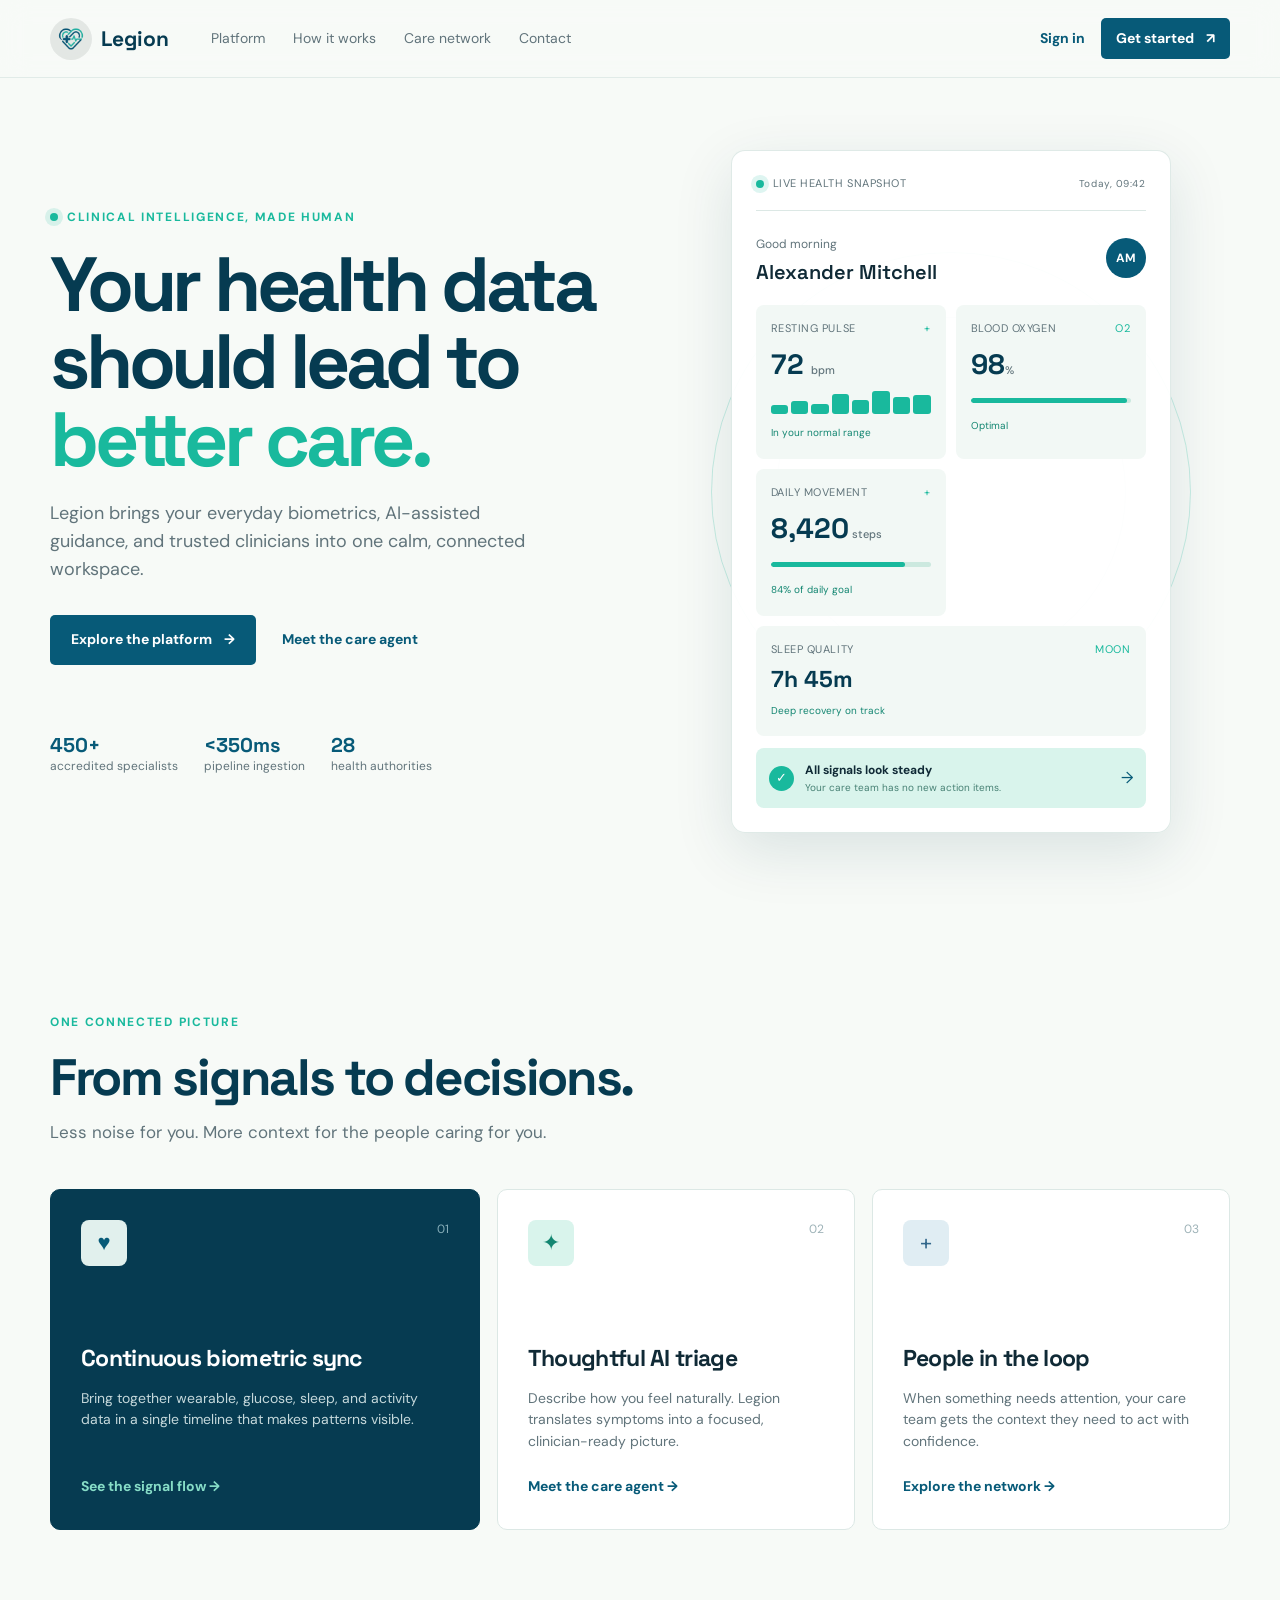
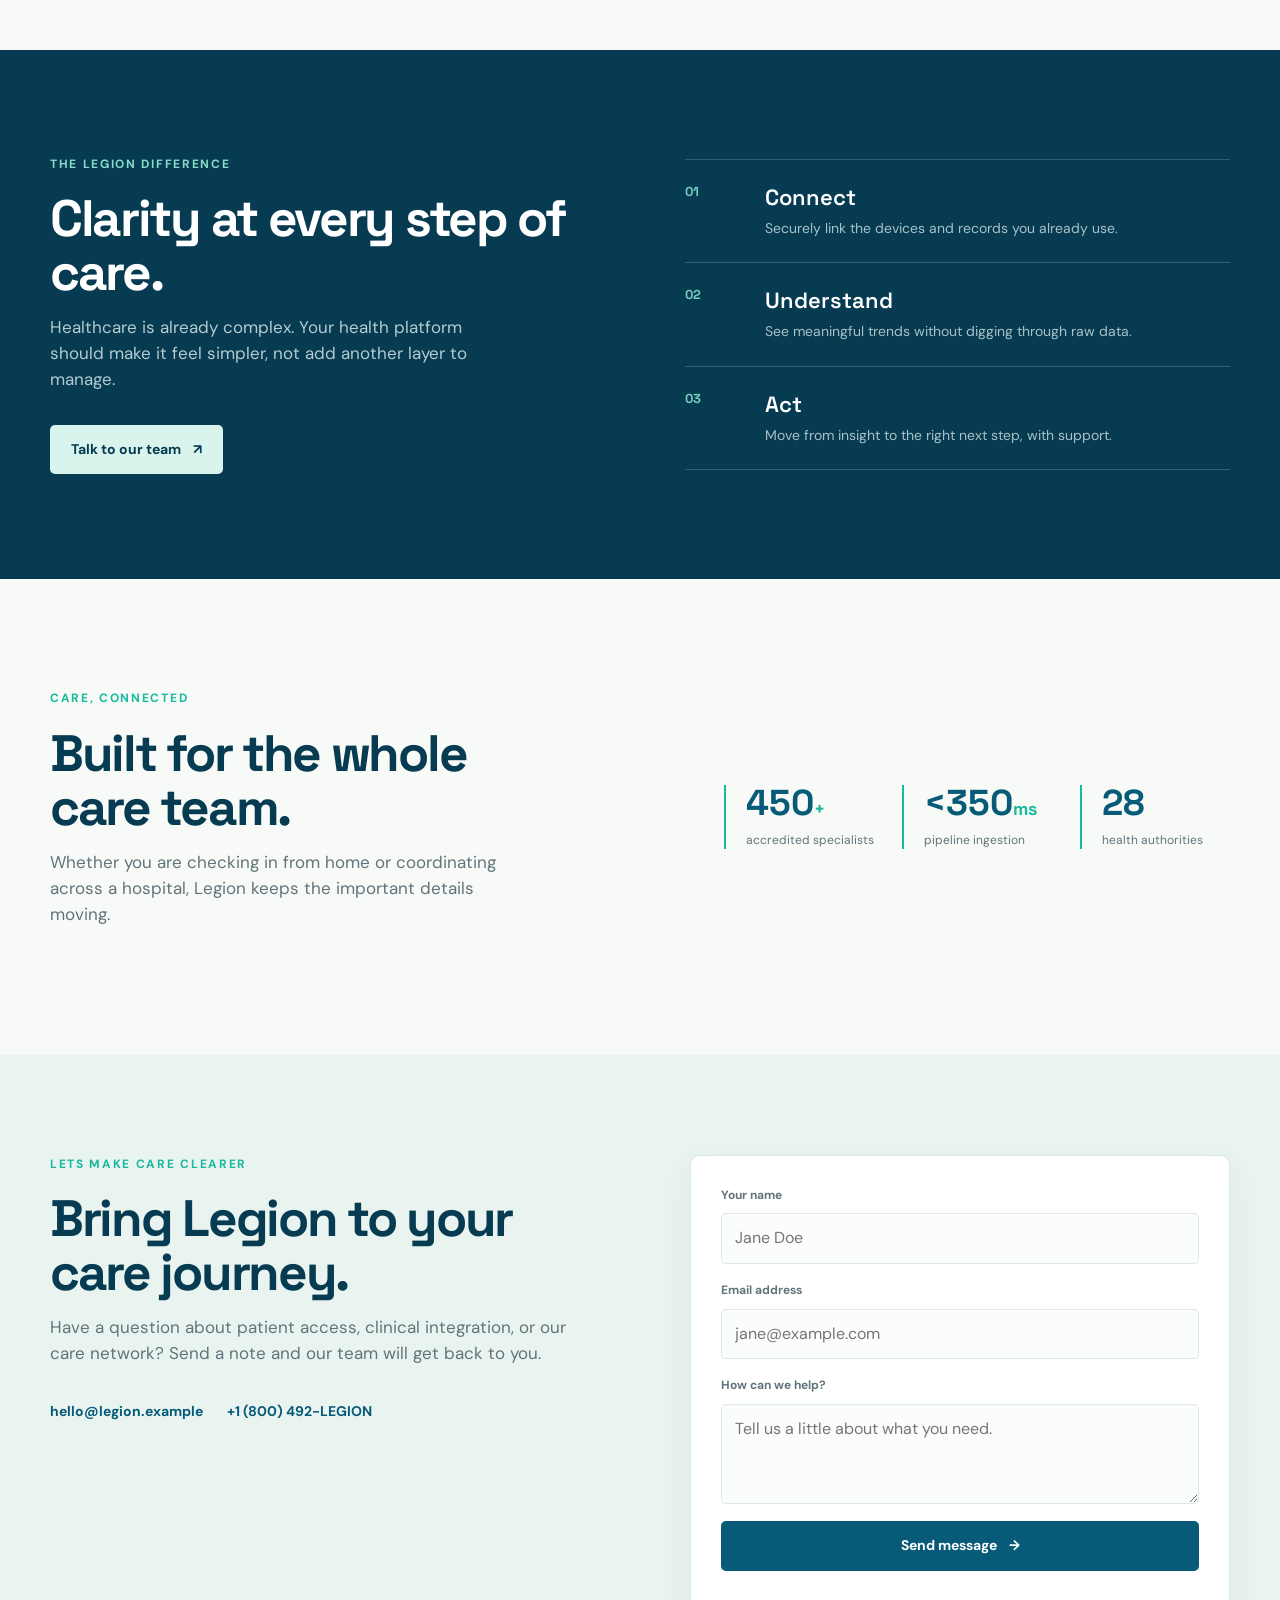
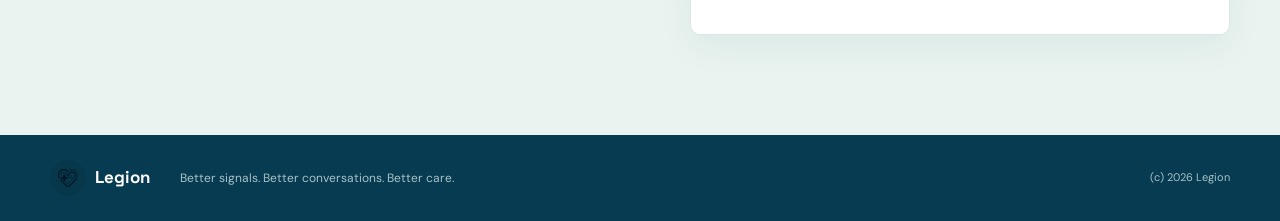
<file: index.html>
<!doctype html>
<html lang="en">

<head>
  <meta charset="utf-8">
  <meta name="viewport" content="width=device-width, initial-scale=1">
  <meta name="description" content="Legion connects personal biometric signals with clinical care teams.">
  <title>Legion | Clearer care, connected</title>
  <link rel="preconnect" href="https://fonts.googleapis.com">
  <link rel="preconnect" href="https://fonts.gstatic.com" crossorigin>
  <link
    href="https://fonts.googleapis.com/css2?family=DM+Sans:wght@400;500;600;700&family=Space+Grotesk:wght@500;600;700&display=swap"
    rel="stylesheet">
  <link rel="stylesheet" href="styles.css">
</head>

<body>
  <header class="site-header">
    <a class="brand" href="index.html" aria-label="Legion home"><img src="assets/logo.png" alt="" width="42"
        height="42"><span>Legion</span></a>
    <nav class="main-nav" id="main-nav" aria-label="Main navigation"><a href="platform.html">Platform</a><a
        href="ai-agent.html">How it works</a><a href="platform.html#network">Care network</a><a
        href="contact.html">Contact</a></nav>
    <div class="header-actions"><a class="button button-quiet" href="login.html">Sign in</a><a
        class="button button-small" href="register.html">Get started <span aria-hidden="true">&#8599;</span></a></div>
    <button class="menu-toggle" type="button" aria-label="Open menu" aria-expanded="false"
      aria-controls="main-nav">Menu</button>
  </header>

  <main id="top">
    <section class="hero section-shell" aria-labelledby="hero-title">
      <div class="hero-copy">
        <p class="eyebrow"><span class="pulse"></span> Clinical intelligence, made human</p>
        <h1 id="hero-title">Your health data should lead to <em>better care.</em></h1>
        <p class="hero-lede">Legion brings your everyday biometrics, AI-assisted guidance, and trusted clinicians into
          one calm, connected workspace.</p>
        <div class="hero-actions"><a class="button" href="platform.html">Explore the platform <span aria-hidden="true">&#8594;</span></a>
          <a class="text-link" href="ai-agent.html">Meet the care agent</a></div>
        <div class="trust-row" aria-label="Legion capabilities">
          <span><strong>450+</strong>accredited specialists</span><span><strong>&lt;350ms</strong>pipeline ingestion</span><span><strong>28</strong>health authorities</span></div>
      </div>
      <div class="hero-visual" aria-label="Live patient health dashboard preview">
        <div class="visual-orbit orbit-one"></div>
        <div class="visual-orbit orbit-two"></div>
        <div class="dashboard-card">
          <div class="dashboard-topline"><span class="status-dot"></span> Live health snapshot <span
              class="dashboard-date">Today, 09:42</span></div>
          <div class="patient-row">
            <div><span class="muted-label">Good morning</span><strong>Alexander Mitchell</strong></div><span class="avatar">AM</span>
          </div>
          <div class="metric-grid">
            <article class="metric-card metric-heart">
              <div class="metric-label">Resting pulse <span>+</span></div><strong>72 <small>bpm</small></strong>
              <div class="sparkline" aria-hidden="true"><i></i><i></i><i></i><i></i><i></i><i></i><i></i><i></i></div>
              <small class="metric-good">In your normal range</small>
            </article>
            <article class="metric-card">
              <div class="metric-label">Blood oxygen <span>O2</span></div><strong>98<small>%</small></strong>
              <div class="progress"><i style="width: 98%"></i></div><small class="metric-good">Optimal</small>
            </article>
            <article class="metric-card">
              <div class="metric-label">Daily movement <span>+</span></div><strong>8,420<small> steps</small></strong>
              <div class="progress"><i style="width: 84%"></i></div><small class="metric-good">84% of daily goal</small>
            </article>
            <article class="metric-card metric-sleep">
              <div class="metric-label">Sleep quality <span>Moon</span></div><strong>7h 45m</strong><small
                class="metric-good">Deep recovery on track</small>
            </article>
          </div>
          <div class="dashboard-alert"><span class="alert-icon">&#10003;</span>
            <div><strong>All signals look steady</strong><small>Your care team has no new action items.</small></div>
            <span class="arrow">&#8594;</span>
          </div>
        </div>
      </div>
    </section>

    <section class="section-shell platform-section" id="platform" aria-labelledby="platform-title">
      <div class="section-heading">
        <p class="eyebrow">One connected picture</p>
        <h2 id="platform-title">From signals to decisions.</h2>
        <p>Less noise for you. More context for the people caring for you.</p>
      </div>
      <div class="feature-grid">
        <article class="feature-card feature-main"><span class="feature-number">01</span>
          <div class="feature-icon">&#9829;</div>
          <h3>Continuous biometric sync</h3>
          <p>Bring together wearable, glucose, sleep, and activity data in a single timeline that makes patterns
            visible.</p><a href="platform.html" class="card-link">See the signal flow &#8594;</a>
        </article>
        <article class="feature-card"><span class="feature-number">02</span>
          <div class="feature-icon mint">&#10022;</div>
          <h3>Thoughtful AI triage</h3>
          <p>Describe how you feel naturally. Legion translates symptoms into a focused, clinician-ready picture.</p><a
            href="ai-agent.html" class="card-link">Meet the care agent &#8594;</a>
        </article>
        <article class="feature-card"><span class="feature-number">03</span>
          <div class="feature-icon blue">&#43;</div>
          <h3>People in the loop</h3>
          <p>When something needs attention, your care team gets the context they need to act with confidence.</p><a
            href="platform.html#network" class="card-link">Explore the network &#8594;</a>
        </article>
      </div>
    </section>

    <section class="dark-section" id="how-it-works" aria-labelledby="how-title">
      <div class="section-shell split-section">
        <div>
          <p class="eyebrow eyebrow-light">The Legion difference</p>
          <h2 id="how-title">Clarity at every step of care.</h2>
          <p class="dark-copy">Healthcare is already complex. Your health platform should make it feel simpler, not add
            another layer to manage.</p><a class="button button-light" href="contact.html">Talk to our team <span
              aria-hidden="true">&#8599;</span></a>
        </div>
        <ol class="steps">
          <li><span>01</span>
            <div><strong>Connect</strong>
              <p>Securely link the devices and records you already use.</p>
            </div>
          </li>
          <li><span>02</span>
            <div><strong>Understand</strong>
              <p>See meaningful trends without digging through raw data.</p>
            </div>
          </li>
          <li><span>03</span>
            <div><strong>Act</strong>
              <p>Move from insight to the right next step, with support.</p>
            </div>
          </li>
        </ol>
      </div>
    </section>

    <section class="section-shell network-section" id="network" aria-labelledby="network-title">
      <div class="network-copy">
        <p class="eyebrow">Care, connected</p>
        <h2 id="network-title">Built for the whole care team.</h2>
        <p>Whether you are checking in from home or coordinating across a hospital, Legion keeps the important details
          moving.</p>
      </div>
      <div class="network-stats">
        <div><strong>450<span>+</span></strong><small>accredited specialists</small></div>
        <div><strong>&lt;350<span>ms</span></strong><small>pipeline ingestion</small></div>
        <div><strong>28</strong><small>health authorities</small></div>
      </div>
    </section>

    <section class="contact-section" id="contact" aria-labelledby="contact-title">
      <div class="section-shell contact-layout">
        <div>
          <p class="eyebrow">Lets make care clearer</p>
          <h2 id="contact-title">Bring Legion to your care journey.</h2>
          <p>Have a question about patient access, clinical integration, or our care network? Send a note and our team
            will get back to you.</p>
          <div class="contact-details"><a href="mailto:hello@legion.example">hello@legion.example</a><a
              href="tel:+18004922872">+1 (800) 492-LEGION</a></div>
        </div>
        <form class="contact-form" id="contact-form"><label for="name">Your name</label><input id="name" name="name"
            type="text" required placeholder="Jane Doe"><label for="email">Email address</label><input id="email"
            name="email" type="email" required placeholder="jane@example.com"><label for="message">How can we
            help?</label><textarea id="message" name="message" rows="3" required
            placeholder="Tell us a little about what you need."></textarea><button class="button" type="submit">Send
            message <span aria-hidden="true">&#8594;</span></button>
          <p class="form-status" id="form-status" role="status"></p>
        </form>
      </div>
    </section>
  </main>

  <footer class="site-footer">
    <div class="section-shell footer-inner"><a class="brand" href="index.html"><img src="assets/logo.png" alt=""
          width="36" height="36"><span>Legion</span></a>
      <p>Better signals. Better conversations. Better care.</p><span class="footer-note">(c) 2026 Legion</span>
    </div>
  </footer>
  <script src="script.js"></script>
</body>

</html>
</file>
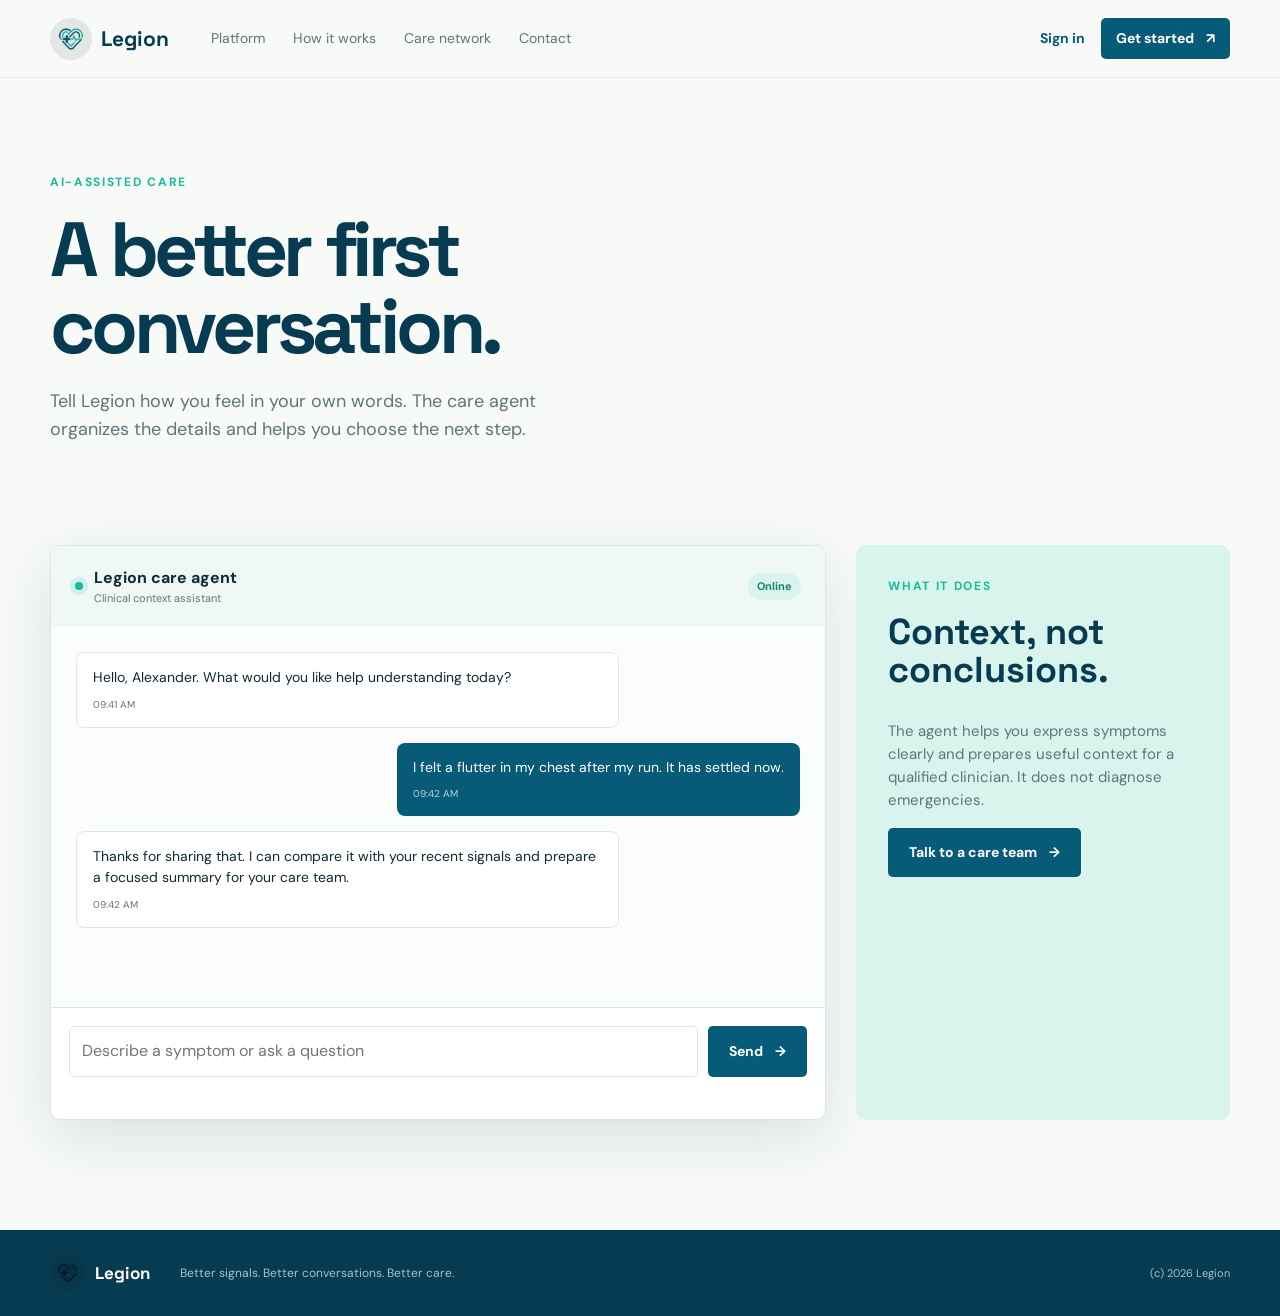
<file: ai-agent.html>
<!doctype html>
<html lang="en">

<head>
    <meta charset="utf-8">
    <meta name="viewport" content="width=device-width, initial-scale=1">
    <meta name="description" content="Meet the Legion AI-assisted care agent.">
    <title>Legion | AI Care Agent</title>
    <link rel="preconnect" href="https://fonts.googleapis.com">
    <link rel="preconnect" href="https://fonts.gstatic.com" crossorigin>
    <link
        href="https://fonts.googleapis.com/css2?family=DM+Sans:wght@400;500;600;700&family=Space+Grotesk:wght@500;600;700&display=swap"
        rel="stylesheet">
    <link rel="stylesheet" href="styles.css">
</head>

<body>
    <header class="site-header">
        <a class="brand" href="index.html"><img src="assets/logo.png" alt="" width="42" height="42"><span>Legion</span></a>
        <nav class="main-nav" aria-label="Main navigation">
            <a href="platform.html">Platform</a>

            <a href="ai-agent.html">How it works</a>

                <a href="platform.html#network">Care network </a><a href="contact.html">Contact</a></nav>
        <div class="header-actions">
            <a class="button button-quiet" href="login.html">Sign in</a>
            <a class="button button-small" href="register.html">Get started <span aria-hidden="true">&#8599;</span></a>
        </div><button class="menu-toggle" type="button" aria-label="Open menu">Menu</button>

    </header>
    <main>
        <section class="page-hero section-shell">

            <p class="eyebrow">AI-assisted care</p>

            <h1>A better first conversation.</h1>

            <p class="hero-lede">Tell Legion how you feel in your own words. The care agent organizes the details and helps you choose the next step.</p>

        </section>
        <section class="section-shell agent-layout">


            <div class="chat-panel">
                <div class="chat-header">
                    <span class="status-dot"></span>

                    <div><strong>Legion care agent</strong><small>Clinical context assistant</small></div>

                    <span class="chat-badge">Online</span>
                </div>
                <div class="chat-messages">

                    <div class="message agent-message">Hello, Alexander. What would you like help understanding

                        today?<small>09:41 AM</small></div>

                    <div class="message user-message">I felt a flutter in my chest after my run. It has settled

                        now.<small>09:42 AM</small></div>

                    <div class="message agent-message">Thanks for sharing that. I can compare it with your recent
                        signals and prepare a focused summary for your care team.<small>09:42 AM</small></div>
                </div>
                <form class="chat-form" id="chat-form"><input id="chat-input" type="text" required placeholder="Describe a symptom or ask a question">

                        <button class="button" type="submit">Send
                        <span aria-hidden="true">&#8594;</span>
                </button></form>

                <p class="form-status" id="chat-status" role="status"></p>


            </div>
            <aside class="agent-aside">

                <div class="eyebrow">What it does</div>

                <h2>Context, not conclusions.</h2>

                <p>The agent helps you express symptoms clearly and prepares useful context for a qualified clinician. It does not diagnose emergencies.</p>

                <a class="button" href="contact.html">Talk to a care team <span aria-hidden="true">&#8594;</span></a>
            </aside>
        </section>
    </main>
    <footer class="site-footer">

        <div class="section-shell footer-inner">
<a class="brand" href="index.html"><img src="assets/logo.png" alt="" width="36" height="36"><span>Legion</span></a>

            <p>Better signals. Better conversations. Better care.</p>

            <span class="footer-note">(c) 2026 Legion</span>

        </div>
    </footer>
    <script src="script.js"></script>

</body>

</html>
</file>
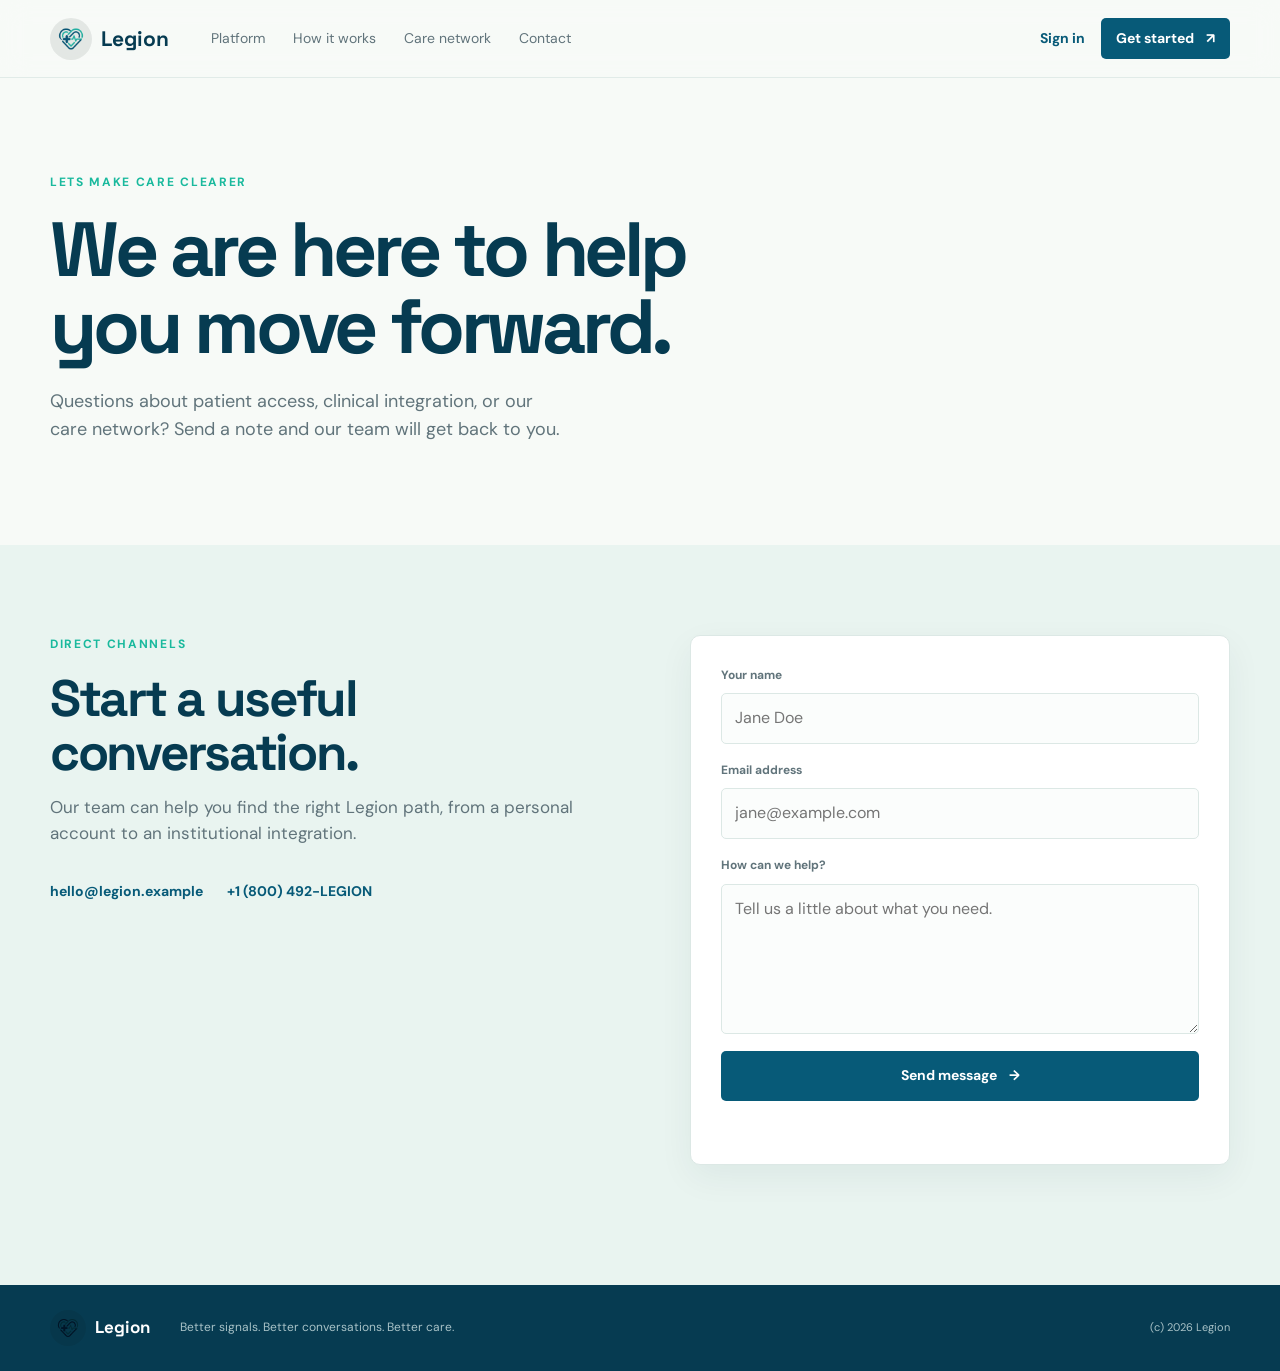
<file: contact.html>
<!doctype html>
<html lang="en">

<head>
    <meta charset="utf-8">
    <meta name="viewport" content="width=device-width, initial-scale=1">
    <meta name="description" content="Contact the Legion team.">
    <title>Legion | Contact</title>
    <link rel="preconnect" href="https://fonts.googleapis.com">
    <link rel="preconnect" href="https://fonts.gstatic.com" crossorigin>
    <link
        href="https://fonts.googleapis.com/css2?family=DM+Sans:wght@400;500;600;700&family=Space+Grotesk:wght@500;600;700&display=swap"
        rel="stylesheet">
    <link rel="stylesheet" href="styles.css">
</head>

<body>
    <header class="site-header"><a class="brand" href="index.html"><img src="assets/logo.png" alt="" width="42"
                height="42"><span>Legion</span></a>
        <nav class="main-nav" aria-label="Main navigation"><a href="platform.html">Platform</a><a
                href="ai-agent.html">How it works</a><a href="platform.html#network">Care network</a><a
                href="contact.html">Contact</a></nav>
        <div class="header-actions"><a class="button button-quiet" href="login.html">Sign in</a><a
                class="button button-small" href="register.html">Get started <span aria-hidden="true">&#8599;</span></a>
        </div><button class="menu-toggle" type="button" aria-label="Open menu">Menu</button>
    </header>
    <main>
        <section class="page-hero section-shell">
            <p class="eyebrow">Lets make care clearer</p>
            <h1>We are here to help you move forward.</h1>
            <p class="hero-lede">Questions about patient access, clinical integration, or our care network? Send a note
                and our team will get back to you.</p>
        </section>
        <section class="contact-section contact-page-section">
            <div class="section-shell contact-layout">
                <div>
                    <p class="eyebrow">Direct channels</p>
                    <h2>Start a useful conversation.</h2>
                    <p>Our team can help you find the right Legion path, from a personal account to an institutional
                        integration.</p>
                    <div class="contact-details"><a href="mailto:hello@legion.example">hello@legion.example</a><a
                            href="tel:+18004922872">+1 (800) 492-LEGION</a></div>
                </div>
                <form class="contact-form" id="contact-form"><label for="name">Your name</label><input id="name"
                        name="name" type="text" required placeholder="Jane Doe"><label for="email">Email
                        address

                    </label><input id="email" name="email" type="email" required placeholder="jane@example.com"><label for="message">How can we help?</label>
                    
                        <textarea id="message" name="message" rows="5" required placeholder="Tell us a little about what you need."></textarea>


                        <button class="button" type="submit">Send message <span aria-hidden="true">&#8594;</span></button>

                    <p class="form-status" id="form-status" role="status"></p>

                </form>
            </div>
        </section>
    </main>
    <footer class="site-footer">

        <div class="section-shell footer-inner">

            <a class="brand" href="index.html"><img src="assets/logo.png" alt="" width="36" height="36"><span>Legion</span></a>

            <p>Better signals. Better conversations. Better care.</p>

            <span class="footer-note">(c) 2026 Legion</span>
        </div>
    </footer>
    <script src="script.js"></script>

</body>

</html>
</file>
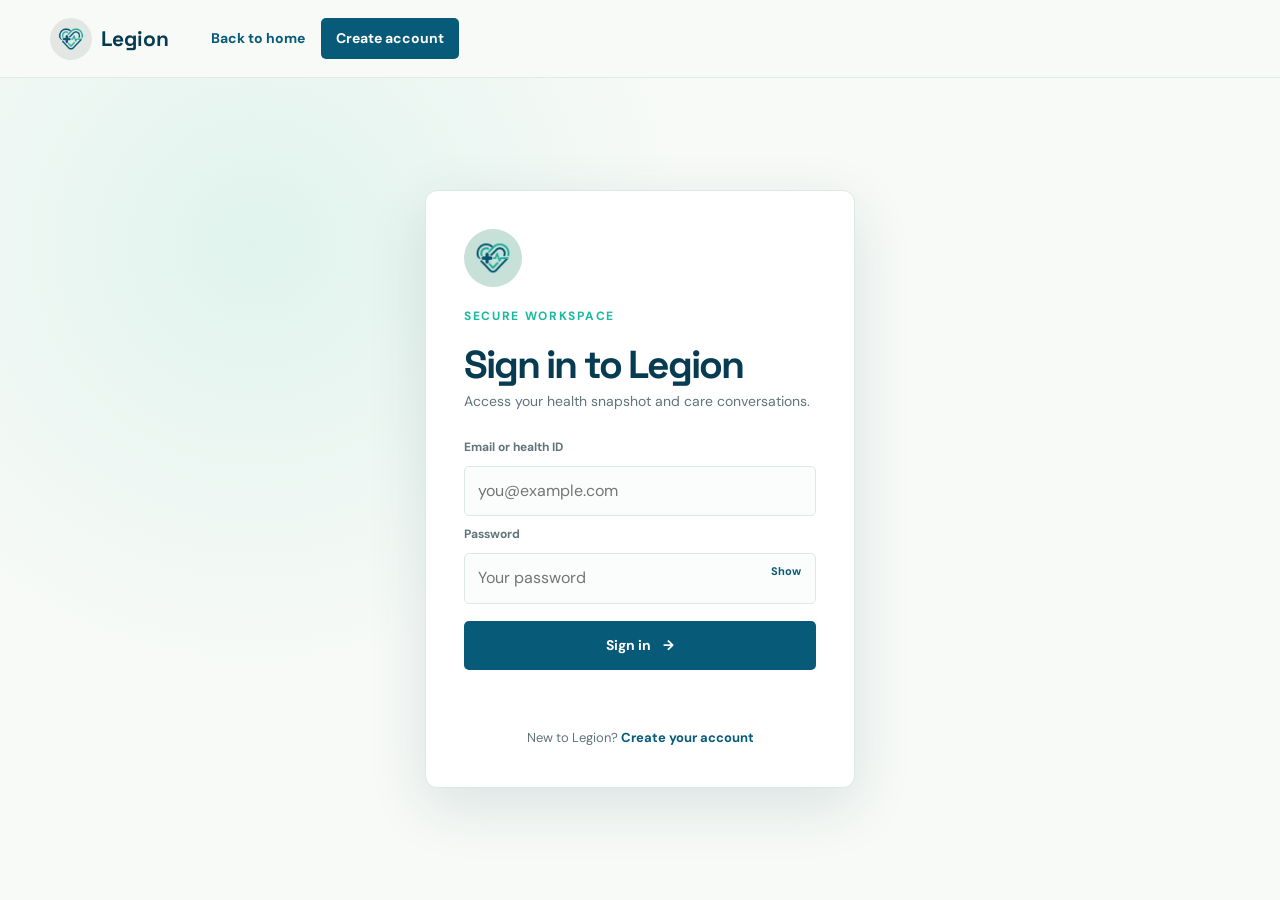
<file: login.html>
<!doctype html>
<html lang="en">

<head>
    <meta charset="utf-8">
    <meta name="viewport" content="width=device-width, initial-scale=1">
    <meta name="description" content="Sign in to Legion.">
    <title>Legion | Sign in</title>
    <link rel="preconnect" href="https://fonts.googleapis.com">
    <link rel="preconnect" href="https://fonts.gstatic.com" crossorigin>
    <link
        href="https://fonts.googleapis.com/css2?family=DM+Sans:wght@400;500;600;700&family=Space+Grotesk:wght@500;600;700&display=swap"
        rel="stylesheet">
    <link rel="stylesheet" href="styles.css">
</head>

<body>
    <header class="site-header">
        <a class="brand" href="index.html"><img src="assets/logo.png" alt="" width="42" height="42"><span>Legion</span></a>

        <div class="header-actions"><a class="button button-quiet" href="index.html">Back to home</a><a class="button button-small" href="register.html">Create account</a>
        </div>
    </header>

    <main class="auth-page">

        <section class="auth-card">

            <div class="dialog-mark"><img src="assets/logo.png" alt="" width="58" height="58"></div>

            <p class="eyebrow">Secure workspace</p>

            <h1>Sign in to Legion</h1>


            <p class="dialog-copy">Access your health snapshot and care conversations.</p>
         
            <form id="login-form">
                <label for="login-email">Email or health ID</label>
                <input id="login-email" type="text" required placeholder="you@example.com">
                <label for="login-password">Password</label>
               
                <div class="password-wrap">
                    <input id="login-password" type="password" required placeholder="Your password">
                    <button type="button" id="toggle-password" aria-label="Show password">Show</button>   
                </div>
                
                    <button class="button full-width" type="submit">Sign in <span aria-hidden="true">&#8594;</span></button>
              
                        <p class="form-status" id="login-status" role="status"></p>
          
            </form>
            <p class="auth-footnote">New to Legion? <a href="register.html">Create your account</a></p>
            
        </section>
    </main>
    <script src="script.js"></script>
</body>

</html>
</file>
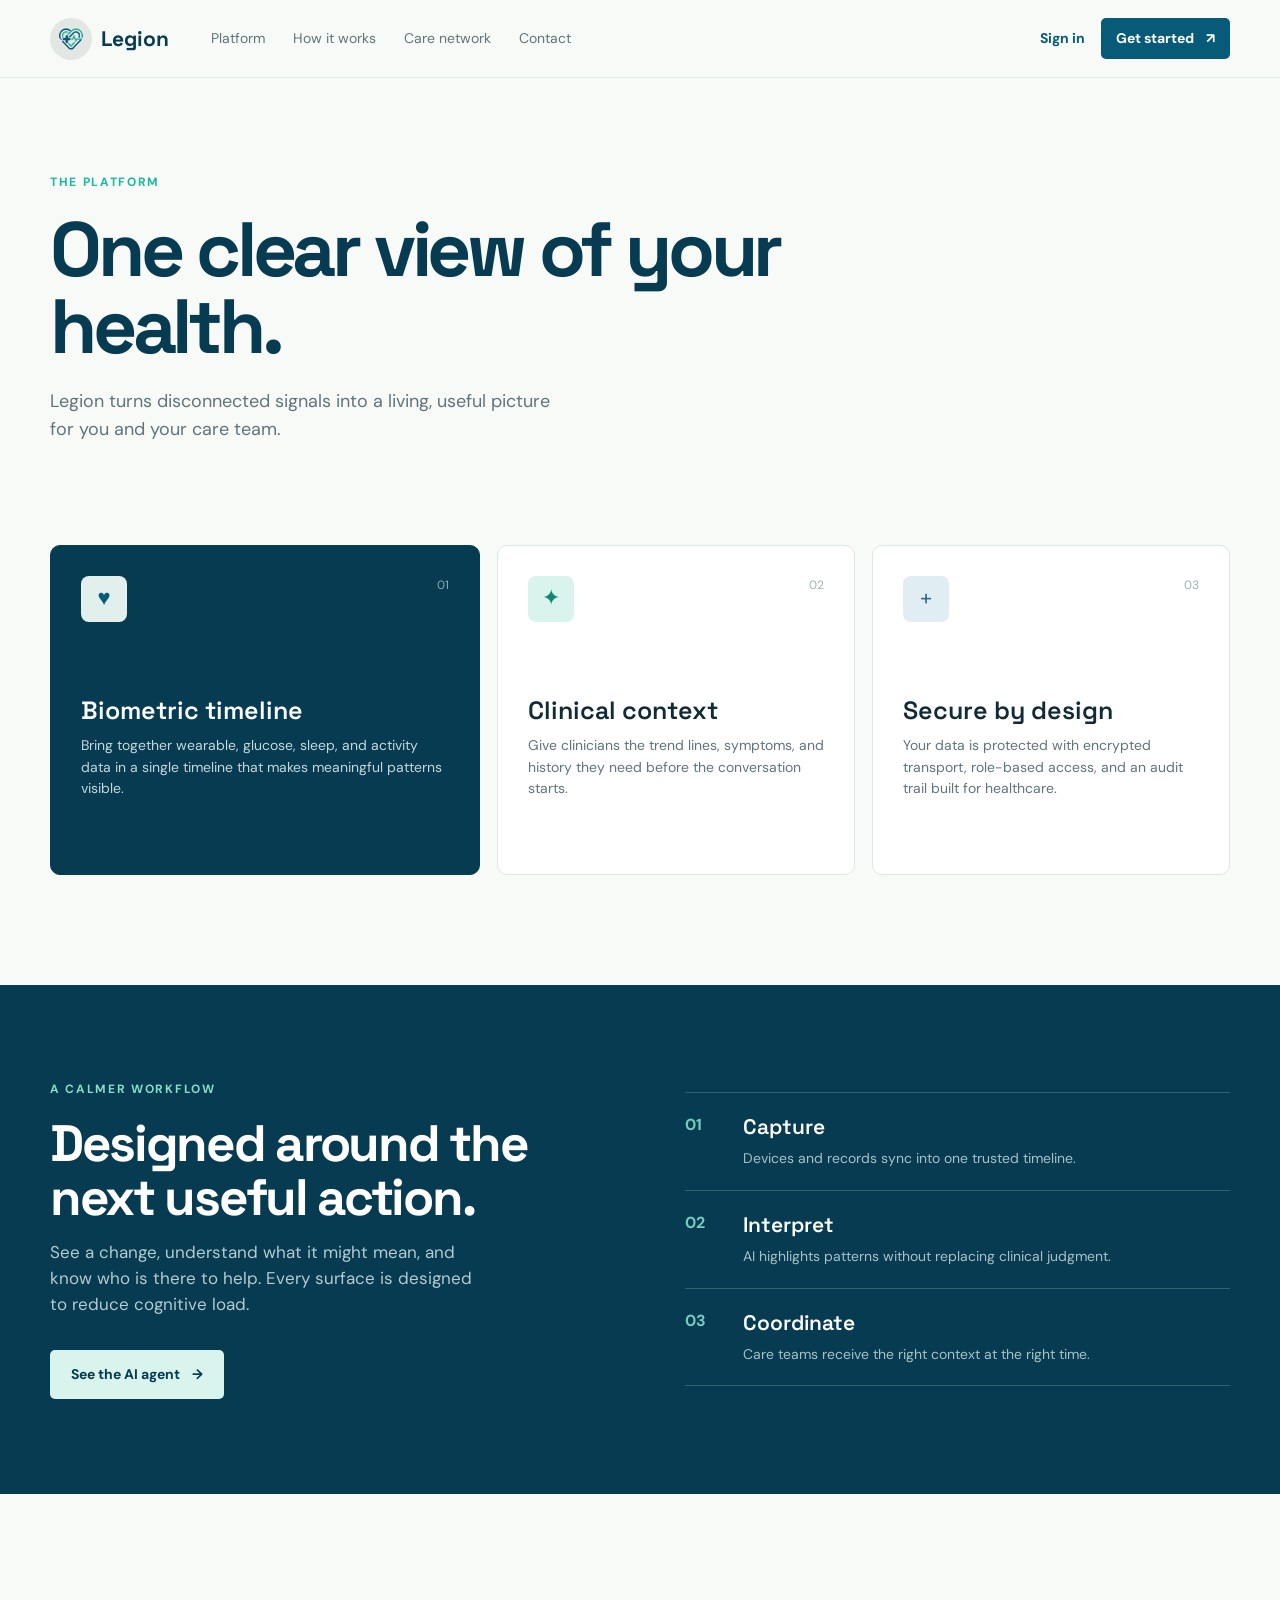
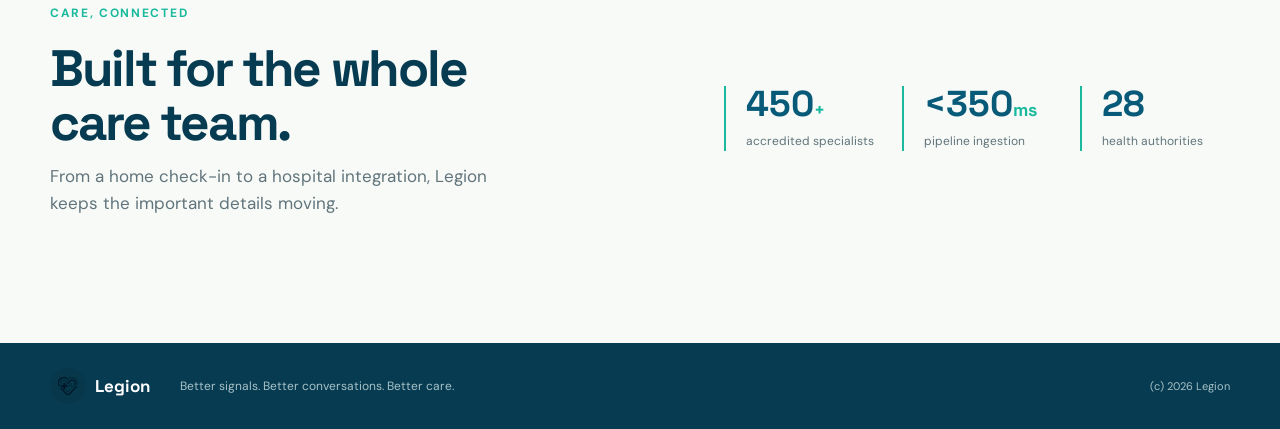
<file: platform.html>
<!doctype html>
<html lang="en">

<head>
  <meta charset="utf-8">
  <meta name="viewport" content="width=device-width, initial-scale=1">
  <meta name="description" content="Explore the Legion connected care platform.">
  <title>Legion | Platform</title>
  <link rel="preconnect" href="https://fonts.googleapis.com">
  <link rel="preconnect" href="https://fonts.gstatic.com" crossorigin>
  <link
    href="https://fonts.googleapis.com/css2?family=DM+Sans:wght@400;500;600;700&family=Space+Grotesk:wght@500;600;700&display=swap"
    rel="stylesheet">
  <link rel="stylesheet" href="styles.css">
</head>

<body>
  <header class="site-header">
    
    <a class="brand" href="index.html"><img src="assets/logo.png" alt="" width="42" height="42"><span>Legion</span></a>

  <nav class="main-nav" aria-label="Main navigation">
      <a href="platform.html">Platform</a>


      <a href="ai-agent.html">How it works</a>

    <a href="platform.html#network">Care network</a>

    <a href="contact.html">Contact</a>
  </nav>

    <div class="header-actions"><a class="button button-quiet" href="login.html">Sign in</a><a class="button button-small" href="register.html">Get started <span aria-hidden="true">&#8599;</span></a></div>

    <button class="menu-toggle" type="button" aria-label="Open menu">Menu</button>

  </header>
  <main>
    <section class="page-hero section-shell">

      <p class="eyebrow">The platform</p>

      <h1>One clear view of your health.</h1>

      <p class="hero-lede">Legion turns disconnected signals into a living, useful picture for you and your care team.</p>

    </section>
    <section class="section-shell feature-grid platform-page-grid">

      <article class="feature-card feature-main">

        <span class="feature-number">01</span>

        <div class="feature-icon">&#9829;</div>


        <h2>Biometric timeline</h2>

        <p>Bring together wearable, glucose, sleep, and activity data in a single timeline that makes meaningful patterns visible.</p>

      </article>
      <article class="feature-card"><span class="feature-number">02</span>
        <div class="feature-icon mint">&#10022;

        </div>

        <h2>Clinical context</h2>

        <p>Give clinicians the trend lines, symptoms, and history they need before the conversation starts.</p>

      </article>

      <article class="feature-card"><span class="feature-number">03</span>

        <div class="feature-icon blue">&#43;</div>

        <h2>Secure by design</h2>

        <p>Your data is protected with encrypted transport, role-based access, and an audit trail built for healthcare.</p>
      </article>
    </section>
    <section class="dark-section platform-detail">
      <div class="section-shell split-section">
      <div>
          <p class="eyebrow eyebrow-light">A calmer workflow</p>

          <h2>Designed around the next useful action.</h2>

          <p class="dark-copy">See a change, understand what it might mean, and know who is there to help. Every surface is designed to reduce cognitive load.</p><a class="button button-light" href="ai-agent.html">See the AI agent <span aria-hidden="true">&#8594;</span></a>

        </div>
        <div class="signal-list">

          <div><strong>01</strong><span>Capture</span>

            <p>Devices and records sync into one trusted timeline.</p>

          </div>
          <div><strong>02</strong><span>Interpret</span>

            <p>AI highlights patterns without replacing clinical judgment.</p>

          </div><div><strong>03</strong><span>Coordinate</span>

            <p>Care teams receive the right context at the right time.</p>
          </div>
        </div>
      </div>
    </section>
    <section class="section-shell network-section" id="network">

      <div class="network-copy">
        <p class="eyebrow">Care, connected</p>
        <h2>Built for the whole care team.</h2>
        <p>From a home check-in to a hospital integration, Legion keeps the important details moving.</p>
      </div>
      <div class="network-stats">
        <div><strong>450<span>+</span></strong><small>accredited specialists</small></div>
        <div><strong>&lt;350<span>ms</span></strong><small>pipeline ingestion</small></div>
        <div><strong>28</strong><small>health authorities</small></div>
      </div>
    </section>
  </main>
  <footer class="site-footer">

    <div class="section-shell footer-inner">

      <a class="brand" href="index.html"><img src="assets/logo.png" alt="" width="36" height="36"><span>Legion</span></a>

      <p>Better signals. Better conversations. Better care.</p>

      <span class="footer-note">(c) 2026 Legion</span>
    </div>
  </footer>
  <script src="script.js"></script>

</body>

</html>
</file>
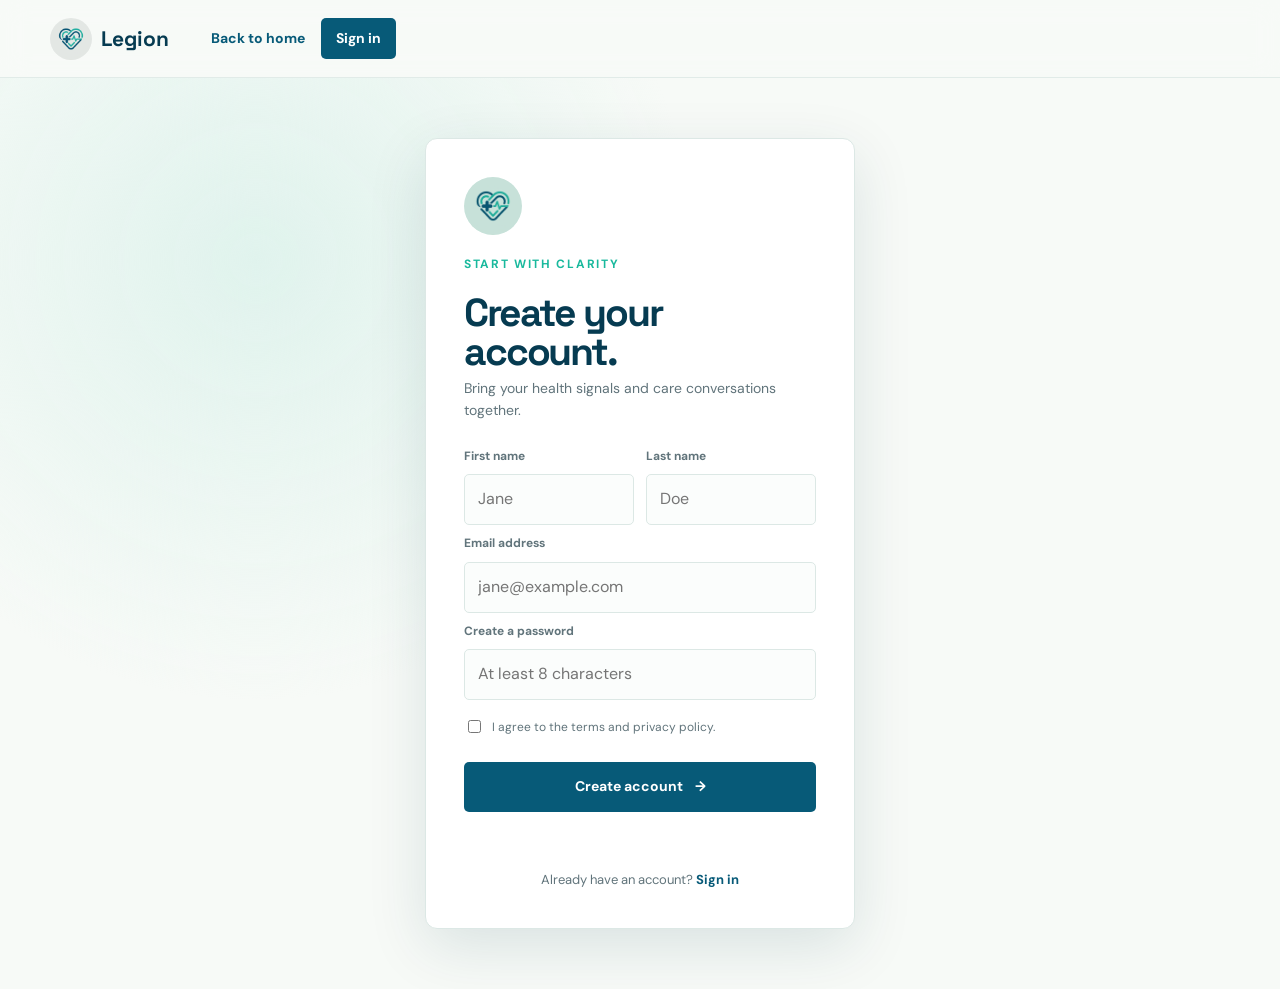
<file: register.html>
<!doctype html>
<html lang="en">

<head>
    <meta charset="utf-8">
    <meta name="viewport" content="width=device-width, initial-scale=1">
    <meta name="description" content="Create a Legion account.">
    <title>Legion | Register</title>
    <link rel="preconnect" href="https://fonts.googleapis.com">
    <link rel="preconnect" href="https://fonts.gstatic.com" crossorigin>
    <link
        href="https://fonts.googleapis.com/css2?family=DM+Sans:wght@400;500;600;700&family=Space+Grotesk:wght@500;600;700&display=swap"
        rel="stylesheet">
    <link rel="stylesheet" href="styles.css">
</head>

<body>
    <header class="site-header">
        <a class="brand" href="index.html"><img src="assets/logo.png" alt="" width="42"height="42"><span>Legion</span></a>
        <div class="header-actions"><a class="button button-quiet" href="index.html">Back to home</a><a class="button button-small" href="login.html">Sign in</a>
        </div>
    </header>
    <main class="auth-page">

        <section class="auth-card register-card">

            <div class="dialog-mark"><img src="assets/logo.png" alt="" width="58" height="58"></div>

            <p class="eyebrow">Start with clarity</p>

            <h1>Create your account.</h1>

            <p class="dialog-copy">Bring your health signals and care conversations together.</p>

            <form id="register-form">
                <div class="form-two-col">
                    <div><label for="first-name">First name</label><input id="first-name" type="text" required placeholder="Jane">
                    </div>
                    <div><label for="last-name">Last name</label><input id="last-name" type="text" required placeholder="Doe">
                    </div>
                </div><label for="register-email">Email address</label><input id="register-email" type="email" required placeholder="jane@example.com">

                    <label for="register-password">Create a password</label><input id="register-password" type="password" required minlength="8" placeholder="At least 8 characters">

                    <label class="check-label"><input type="checkbox" required> I agree to the terms and privacy policy.</label>

                    
                <button class="button full-width" type="submit">Create account <span aria-hidden="true">&#8594;</span></button>

                <p class="form-status" id="register-status" role="status"></p>

            </form>

            <p class="auth-footnote">Already have an account? <a href="login.html">Sign in</a></p>
        </section>
    </main>

    <script src="script.js"></script>
</body>

</html>
</file>
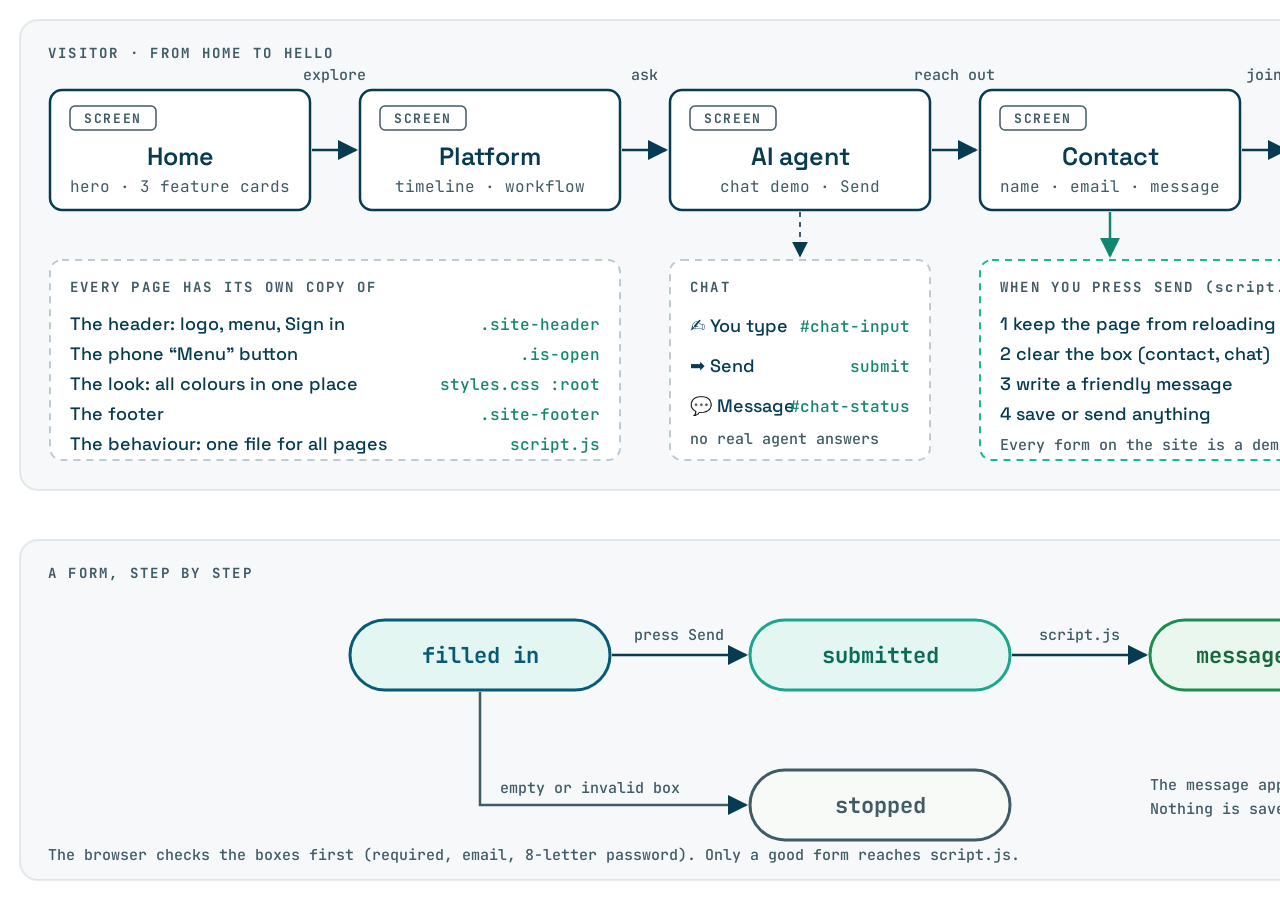
<file: docs/diagrams/flow.html>
<!DOCTYPE html>
<html lang="en">
<head>
<meta charset="UTF-8">
<title>Legion Flow</title>
<!-- How a visitor moves through the site, and what happens when a form is sent. The .canvas size is the PNG size. -->
<link rel="stylesheet" href="../assets/brand.css">
<style>
  html, body { margin: 0; background: var(--white); }
  .canvas { width: 1600px; height: 900px; }
  svg { display: block; }
  .chip { font: 700 13px var(--mono); letter-spacing: 0.12em; }
  .title { font: 600 25px var(--sans); fill: var(--ink); }
  .sub { font: 400 16px var(--mono); fill: var(--ink-soft); }
  .lane { font: 700 14px var(--mono); letter-spacing: 0.16em; fill: var(--ink-soft); }
  .small { font: 500 15px var(--mono); fill: var(--ink-soft); }
  .row { font: 500 18px var(--sans); fill: var(--ink); }
  .row-code { font: 500 16px var(--mono); fill: var(--accent-dark); }
  .state { font: 700 22px var(--mono); }
</style>
</head>
<body>
<div class="canvas">
<svg width="1600" height="900" viewBox="0 0 1600 900">
  <defs>
    <marker id="arrow" viewBox="0 0 10 10" refX="9" refY="5" markerWidth="8" markerHeight="8" orient="auto-start-reverse">
      <path d="M0,0 L10,5 L0,10 z" fill="#063B51"/>
    </marker>
    <marker id="arrow-red" viewBox="0 0 10 10" refX="9" refY="5" markerWidth="8" markerHeight="8" orient="auto-start-reverse">
      <path d="M0,0 L10,5 L0,10 z" fill="#138671"/>
    </marker>
  </defs>

  <!-- lane 1: the visitor's pages -->
  <rect x="20" y="20" width="1560" height="470" rx="18" fill="#F7F8FA" stroke="rgba(6,59,81,0.10)" stroke-width="2"/>
  <text x="48" y="58" class="lane">VISITOR · FROM HOME TO HELLO</text>

  <g>
    <rect x="50" y="90" width="260" height="120" rx="12" fill="#fff" stroke="#063B51" stroke-width="2.5"/>
    <rect x="70" y="106" width="86" height="24" rx="5" fill="none" stroke="#3F5B66" stroke-width="1.5"/>
    <text x="113" y="123" class="chip" fill="#3F5B66" text-anchor="middle">SCREEN</text>
    <text x="180" y="165" class="title" text-anchor="middle">Home</text>
    <text x="180" y="192" class="sub" text-anchor="middle">hero · 3 feature cards</text>
  </g>
  <g>
    <rect x="360" y="90" width="260" height="120" rx="12" fill="#fff" stroke="#063B51" stroke-width="2.5"/>
    <rect x="380" y="106" width="86" height="24" rx="5" fill="none" stroke="#3F5B66" stroke-width="1.5"/>
    <text x="423" y="123" class="chip" fill="#3F5B66" text-anchor="middle">SCREEN</text>
    <text x="490" y="165" class="title" text-anchor="middle">Platform</text>
    <text x="490" y="192" class="sub" text-anchor="middle">timeline · workflow</text>
  </g>
  <g>
    <rect x="670" y="90" width="260" height="120" rx="12" fill="#fff" stroke="#063B51" stroke-width="2.5"/>
    <rect x="690" y="106" width="86" height="24" rx="5" fill="none" stroke="#3F5B66" stroke-width="1.5"/>
    <text x="733" y="123" class="chip" fill="#3F5B66" text-anchor="middle">SCREEN</text>
    <text x="800" y="165" class="title" text-anchor="middle">AI agent</text>
    <text x="800" y="192" class="sub" text-anchor="middle">chat demo · Send</text>
  </g>
  <g>
    <rect x="980" y="90" width="260" height="120" rx="12" fill="#fff" stroke="#063B51" stroke-width="2.5"/>
    <rect x="1000" y="106" width="86" height="24" rx="5" fill="none" stroke="#3F5B66" stroke-width="1.5"/>
    <text x="1043" y="123" class="chip" fill="#3F5B66" text-anchor="middle">SCREEN</text>
    <text x="1110" y="165" class="title" text-anchor="middle">Contact</text>
    <text x="1110" y="192" class="sub" text-anchor="middle">name · email · message</text>
  </g>
  <g>
    <rect x="1290" y="90" width="260" height="120" rx="12" fill="#fff" stroke="#063B51" stroke-width="2.5"/>
    <rect x="1310" y="106" width="86" height="24" rx="5" fill="none" stroke="#3F5B66" stroke-width="1.5"/>
    <text x="1353" y="123" class="chip" fill="#3F5B66" text-anchor="middle">SCREEN</text>
    <text x="1420" y="165" class="title" text-anchor="middle">Sign in · Register</text>
    <text x="1420" y="192" class="sub" text-anchor="middle">demo account forms</text>
  </g>

  <line x1="312" y1="150" x2="356" y2="150" stroke="#063B51" stroke-width="2.5" marker-end="url(#arrow)"/>
  <line x1="622" y1="150" x2="666" y2="150" stroke="#063B51" stroke-width="2.5" marker-end="url(#arrow)"/>
  <line x1="932" y1="150" x2="976" y2="150" stroke="#063B51" stroke-width="2.5" marker-end="url(#arrow)"/>
  <line x1="1242" y1="150" x2="1286" y2="150" stroke="#063B51" stroke-width="2.5" marker-end="url(#arrow)"/>
  <text x="334" y="80" class="small" text-anchor="middle">explore</text>
  <text x="644" y="80" class="small" text-anchor="middle">ask</text>
  <text x="954" y="80" class="small" text-anchor="middle">reach out</text>
  <text x="1264" y="80" class="small" text-anchor="middle">join</text>

  <!-- what every page shares, under Home and Platform -->
  <rect x="50" y="260" width="570" height="200" rx="12" fill="#fff" stroke="rgba(6,59,81,0.25)" stroke-width="2" stroke-dasharray="7 6"/>
  <text x="70" y="292" class="lane">EVERY PAGE HAS ITS OWN COPY OF</text>
  <text x="70" y="330" class="row">The header: logo, menu, Sign in</text>
  <text x="600" y="330" class="row-code" text-anchor="end">.site-header</text>
  <text x="70" y="360" class="row">The phone “Menu” button</text>
  <text x="600" y="360" class="row-code" text-anchor="end">.is-open</text>
  <text x="70" y="390" class="row">The look: all colours in one place</text>
  <text x="600" y="390" class="row-code" text-anchor="end">styles.css :root</text>
  <text x="70" y="420" class="row">The footer</text>
  <text x="600" y="420" class="row-code" text-anchor="end">.site-footer</text>
  <text x="70" y="450" class="row">The behaviour: one file for all pages</text>
  <text x="600" y="450" class="row-code" text-anchor="end">script.js</text>

  <!-- the chat, under AI agent -->
  <rect x="670" y="260" width="260" height="200" rx="12" fill="#fff" stroke="rgba(6,59,81,0.25)" stroke-width="2" stroke-dasharray="7 6"/>
  <text x="690" y="292" class="lane">CHAT</text>
  <text x="690" y="332" class="row">✍️ You type</text>
  <text x="910" y="332" class="row-code" text-anchor="end">#chat-input</text>
  <text x="690" y="372" class="row">➡️ Send</text>
  <text x="910" y="372" class="row-code" text-anchor="end">submit</text>
  <text x="690" y="412" class="row">💬 Message</text>
  <text x="910" y="412" class="row-code" text-anchor="end">#chat-status</text>
  <text x="690" y="444" class="small">no real agent answers</text>
  <line x1="800" y1="212" x2="800" y2="256" stroke="#3F5B66" stroke-width="2" stroke-dasharray="5 5" marker-end="url(#arrow)"/>

  <!-- what script.js does on submit, under Contact and Sign in -->
  <rect x="980" y="260" width="570" height="200" rx="12" fill="#fff" stroke="#19B99D" stroke-width="2" stroke-dasharray="7 6"/>
  <text x="1000" y="292" class="lane">WHEN YOU PRESS SEND (script.js)</text>
  <text x="1000" y="330" class="row">1  keep the page from reloading</text>
  <text x="1530" y="330" class="row-code" text-anchor="end">preventDefault()</text>
  <text x="1000" y="360" class="row">2  clear the box (contact, chat)</text>
  <text x="1530" y="360" class="row-code" text-anchor="end">reset()</text>
  <text x="1000" y="390" class="row">3  write a friendly message</text>
  <text x="1530" y="390" class="row-code" text-anchor="end">textContent</text>
  <text x="1000" y="420" class="row">4  save or send anything</text>
  <text x="1530" y="420" class="row-code" text-anchor="end">nothing</text>
  <text x="1000" y="450" class="small">Every form on the site is a demo.</text>
  <line x1="1110" y1="212" x2="1110" y2="256" stroke="#138671" stroke-width="2.5" marker-end="url(#arrow-red)"/>

  <!-- lane 2: what a form goes through -->
  <rect x="20" y="540" width="1560" height="340" rx="18" fill="#F7F8FA" stroke="rgba(6,59,81,0.10)" stroke-width="2"/>
  <text x="48" y="578" class="lane">A FORM, STEP BY STEP</text>

  <rect x="350" y="620" width="260" height="70" rx="35" fill="#E3F6F1" stroke="#075A78" stroke-width="3"/>
  <text x="480" y="663" class="state" fill="#075A78" text-anchor="middle">filled in</text>
  <rect x="750" y="620" width="260" height="70" rx="35" fill="#E3F6F1" stroke="#1AA58C" stroke-width="3"/>
  <text x="880" y="663" class="state" fill="#0B6B5B" text-anchor="middle">submitted</text>
  <rect x="1150" y="620" width="260" height="70" rx="35" fill="#E9F7EE" stroke="#1E8E4E" stroke-width="3"/>
  <text x="1280" y="663" class="state" fill="#16673A" text-anchor="middle">message shown</text>
  <rect x="750" y="770" width="260" height="70" rx="35" fill="#F7FAF7" stroke="#3F5B66" stroke-width="3"/>
  <text x="880" y="813" class="state" fill="#3F5B66" text-anchor="middle">stopped</text>

  <line x1="612" y1="655" x2="746" y2="655" stroke="#063B51" stroke-width="2.5" marker-end="url(#arrow)"/>
  <line x1="1012" y1="655" x2="1146" y2="655" stroke="#063B51" stroke-width="2.5" marker-end="url(#arrow)"/>
  <path d="M480,692 V805 H746" fill="none" stroke="#3F5B66" stroke-width="2.5" marker-end="url(#arrow)"/>
  <text x="679" y="640" class="small" text-anchor="middle">press Send</text>
  <text x="1079" y="640" class="small" text-anchor="middle">script.js</text>
  <text x="500" y="793" class="small">empty or invalid box</text>

  <text x="48" y="860" class="small">The browser checks the boxes first (required, email, 8-letter password). Only a good form reaches script.js.</text>
  <text x="1150" y="790" class="small">The message appears under the form.</text>
  <text x="1150" y="814" class="small">Nothing is saved anywhere.</text>
</svg>
</div>
</body>
</html>
</file>
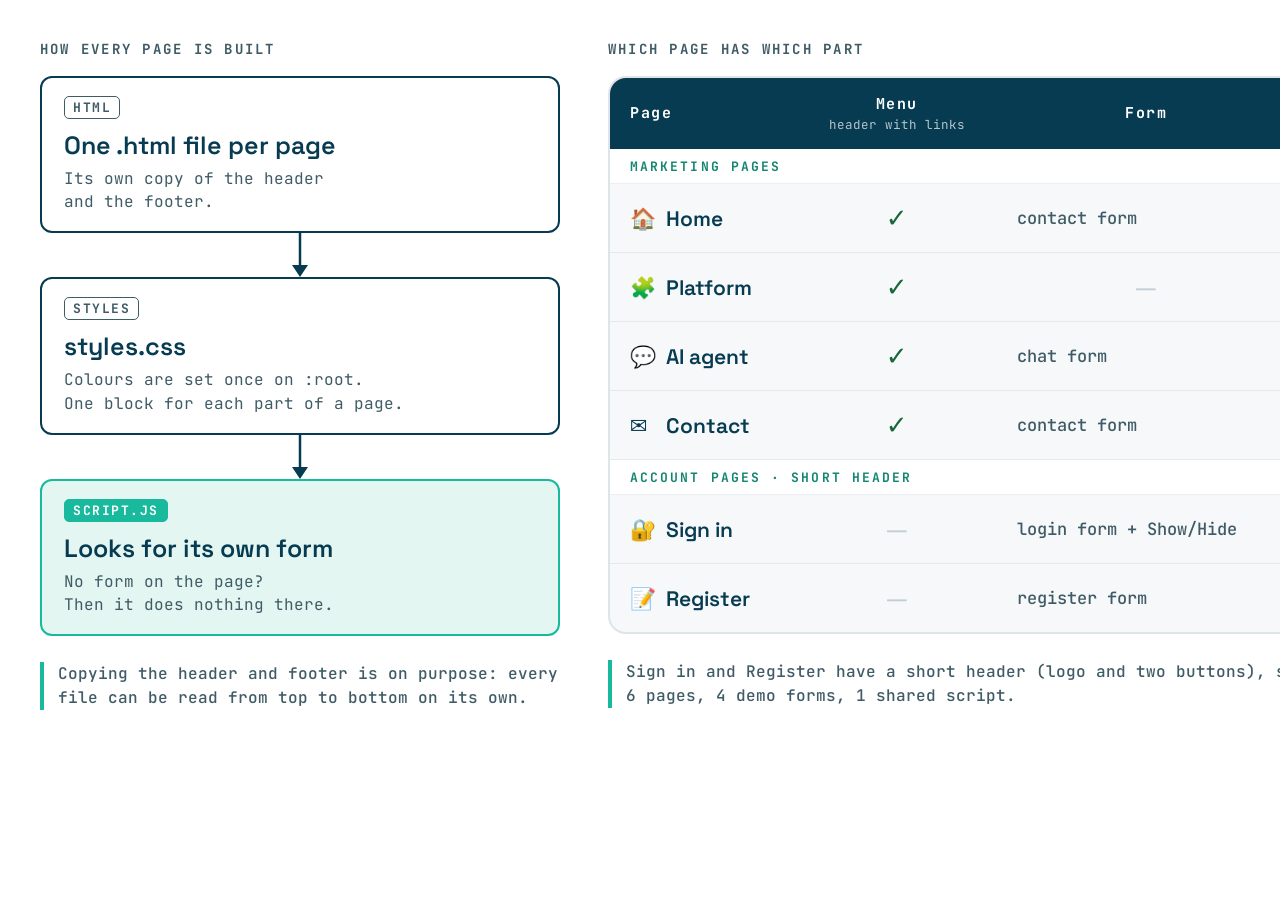
<file: docs/diagrams/site-map.html>
<!DOCTYPE html>
<html lang="en">
<head>
<meta charset="UTF-8">
<title>Legion Site Map</title>
<!-- How every page is built, and which page has which parts. The .canvas size is the PNG size. -->
<link rel="stylesheet" href="../assets/brand.css">
<style>
  html, body { margin: 0; background: var(--white); }
  .canvas { width: 1600px; height: 900px; box-sizing: border-box; padding: 40px; display: grid;
            grid-template-columns: 520px 1fr; gap: 48px; font-family: var(--sans); color: var(--ink); }
  .lane { font: 700 14px var(--mono); letter-spacing: 0.16em; color: var(--ink-soft); margin-bottom: 18px; }
  .steps { display: flex; flex-direction: column; gap: 0; }
  .step { background: #fff; border: 2.5px solid var(--ink); border-radius: 12px; padding: 18px 22px; }
  .step.hot { border-color: var(--accent); background: #E3F6F1; }
  .chip { display: inline-block; font: 700 13px var(--mono); letter-spacing: 0.12em; color: var(--ink-soft);
          border: 1.5px solid var(--ink-soft); border-radius: 5px; padding: 2px 8px; margin-bottom: 10px; }
  .step.hot .chip { background: var(--accent); border-color: var(--accent); color: #fff; }
  .step h3 { margin: 0 0 6px; font-size: 25px; font-weight: 600; }
  .step p { margin: 0; font: 400 16px/1.45 var(--mono); color: var(--ink-soft); }
  .arrow { height: 44px; display: flex; justify-content: center; }
  .arrow svg { display: block; }
  .note { margin-top: 26px; font: 500 16px/1.5 var(--mono); color: var(--ink-soft); border-left: 4px solid var(--accent); padding-left: 14px; }

  table { width: 100%; border-collapse: separate; border-spacing: 0; background: #F7F8FA;
          border: 2px solid rgba(6,59,81,0.10); border-radius: 18px; overflow: hidden; }
  th, td { padding: 0 20px; height: 68px; border-bottom: 1.5px solid rgba(6,59,81,0.08); }
  th { font: 700 15px var(--mono); letter-spacing: 0.1em; text-align: center; color: #fff; background: var(--ink); height: 70px; }
  th:first-child { text-align: left; }
  th small { display: block; font-weight: 400; letter-spacing: 0; opacity: 0.7; margin-top: 2px; }
  td { text-align: center; font-size: 26px; }
  td:first-child { text-align: left; font: 600 21px var(--sans); }
  td:first-child span { display: inline-block; width: 36px; }
  td code { font: 400 14px var(--mono); color: var(--ink-soft); margin-left: 8px; }
  tr.group td { height: 34px; background: #fff; font: 700 13px var(--mono); letter-spacing: 0.16em; color: var(--accent-dark); text-align: left; }
  .yes { color: #16673A; font-weight: 700; }
  .no { color: rgba(6,59,81,0.22); }
  tr:last-child td { border-bottom: 0; }
  td.txt { text-align: left; font: 500 17px var(--mono); color: var(--ink-soft); }
  td.txt b { color: var(--accent-dark); font-weight: 700; }
</style>
</head>
<body>
<div class="canvas">
  <div>
    <div class="lane">HOW EVERY PAGE IS BUILT</div>
    <div class="steps">
      <div class="step">
        <span class="chip">HTML</span>
        <h3>One .html file per page</h3>
        <p>Its own copy of the header<br>and the footer.</p>
      </div>
      <div class="arrow"><svg width="20" height="44"><line x1="10" y1="0" x2="10" y2="34" stroke="#063B51" stroke-width="2.5"/><path d="M2,32 L10,44 L18,32 z" fill="#063B51"/></svg></div>
      <div class="step">
        <span class="chip">STYLES</span>
        <h3>styles.css</h3>
        <p>Colours are set once on :root.<br>One block for each part of a page.</p>
      </div>
      <div class="arrow"><svg width="20" height="44"><line x1="10" y1="0" x2="10" y2="34" stroke="#063B51" stroke-width="2.5"/><path d="M2,32 L10,44 L18,32 z" fill="#063B51"/></svg></div>
      <div class="step hot">
        <span class="chip">SCRIPT.JS</span>
        <h3>Looks for its own form</h3>
        <p>No form on the page?<br>Then it does nothing there.</p>
      </div>
    </div>
    <div class="note">Copying the header and footer is on purpose: every file can be read from top to bottom on its own.</div>
  </div>

  <div>
    <div class="lane">WHICH PAGE HAS WHICH PART</div>
    <table>
      <tr><th>Page</th><th>Menu<small>header with links</small></th><th>Form</th><th>Message appears in</th></tr>
      <tr class="group"><td colspan="4">MARKETING PAGES</td></tr>
      <tr><td><span>🏠</span>Home</td><td class="yes">✓</td><td class="txt">contact form</td><td class="txt"><b>#form-status</b></td></tr>
      <tr><td><span>🧩</span>Platform</td><td class="yes">✓</td><td class="no">—</td><td class="no">—</td></tr>
      <tr><td><span>💬</span>AI agent</td><td class="yes">✓</td><td class="txt">chat form</td><td class="txt"><b>#chat-status</b></td></tr>
      <tr><td><span>✉️</span>Contact</td><td class="yes">✓</td><td class="txt">contact form</td><td class="txt"><b>#form-status</b></td></tr>
      <tr class="group"><td colspan="4">ACCOUNT PAGES · SHORT HEADER</td></tr>
      <tr><td><span>🔐</span>Sign in</td><td class="no">—</td><td class="txt">login form + Show/Hide</td><td class="txt"><b>#login-status</b></td></tr>
      <tr><td><span>📝</span>Register</td><td class="no">—</td><td class="txt">register form</td><td class="txt"><b>#register-status</b></td></tr>
    </table>
    <div class="note">Sign in and Register have a short header (logo and two buttons), so they have no phone menu. 6 pages, 4 demo forms, 1 shared script.</div>
  </div>
</div>
</body>
</html>
</file>
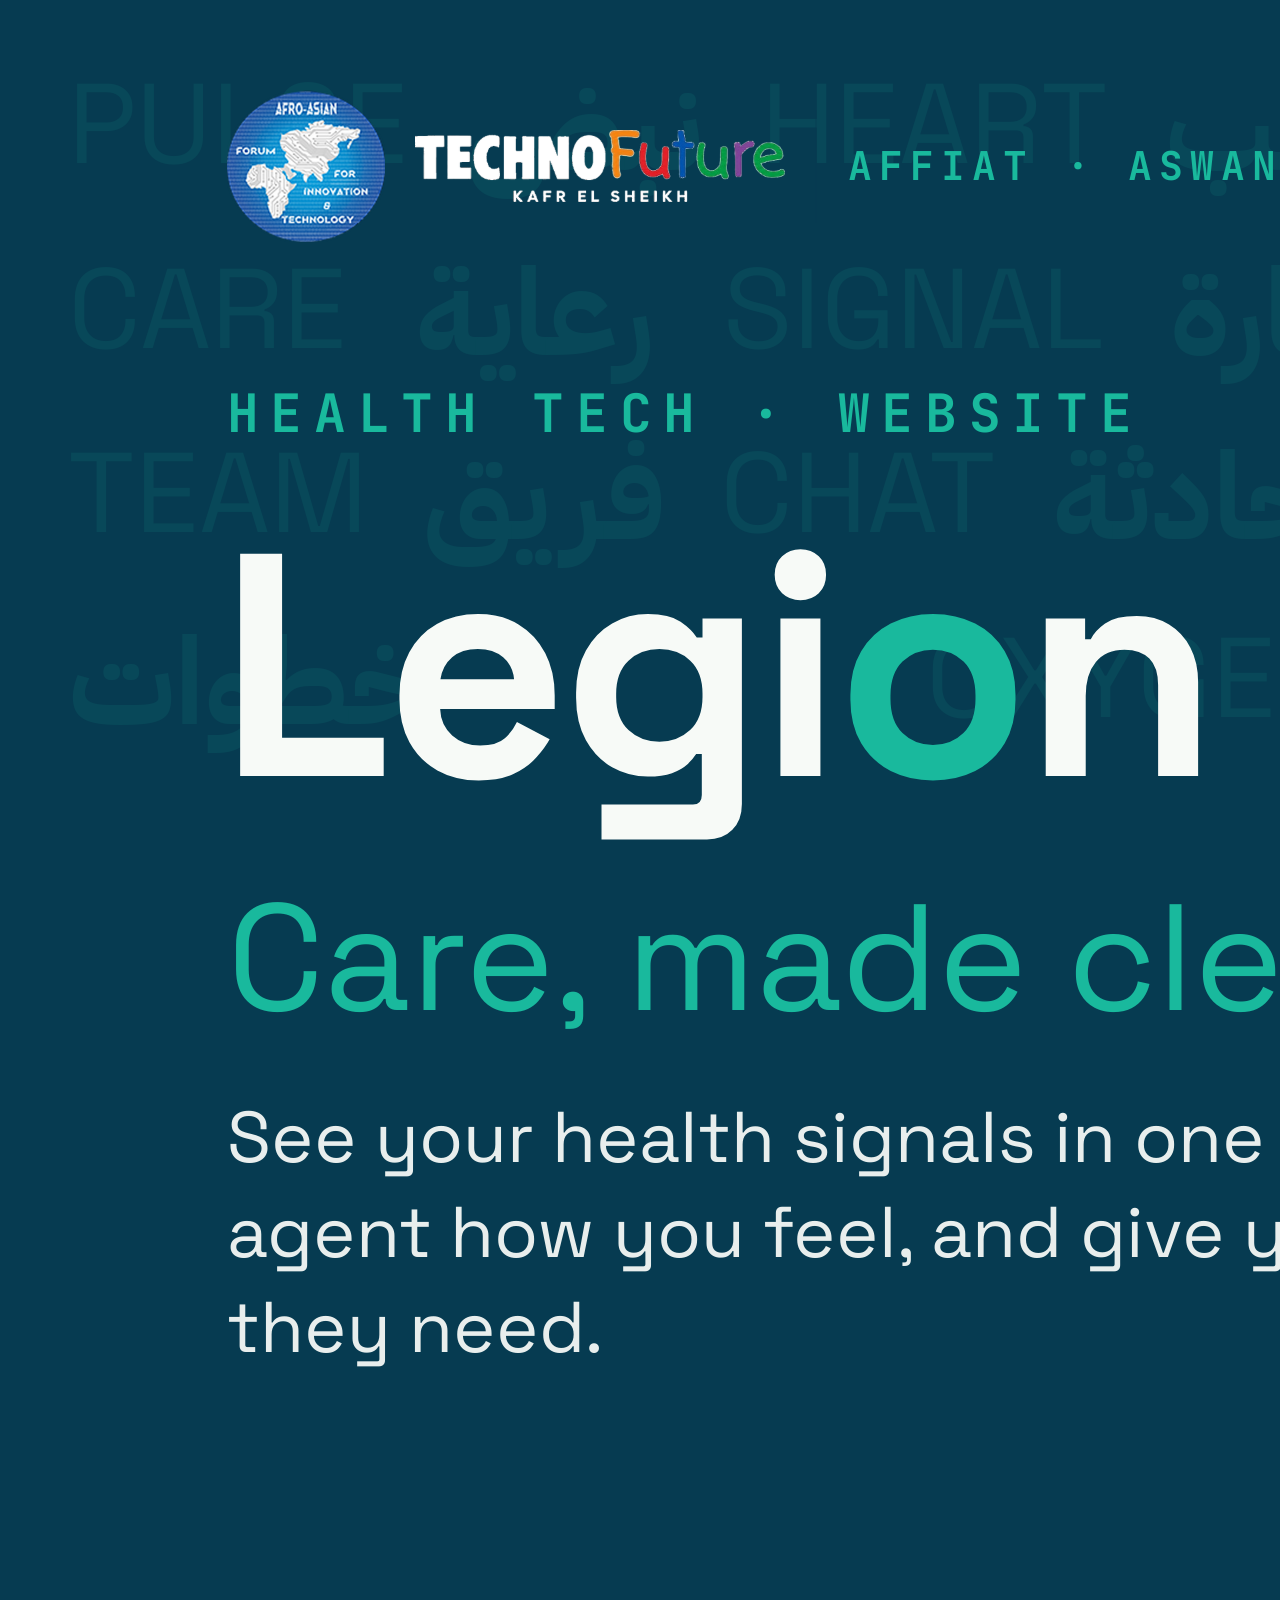
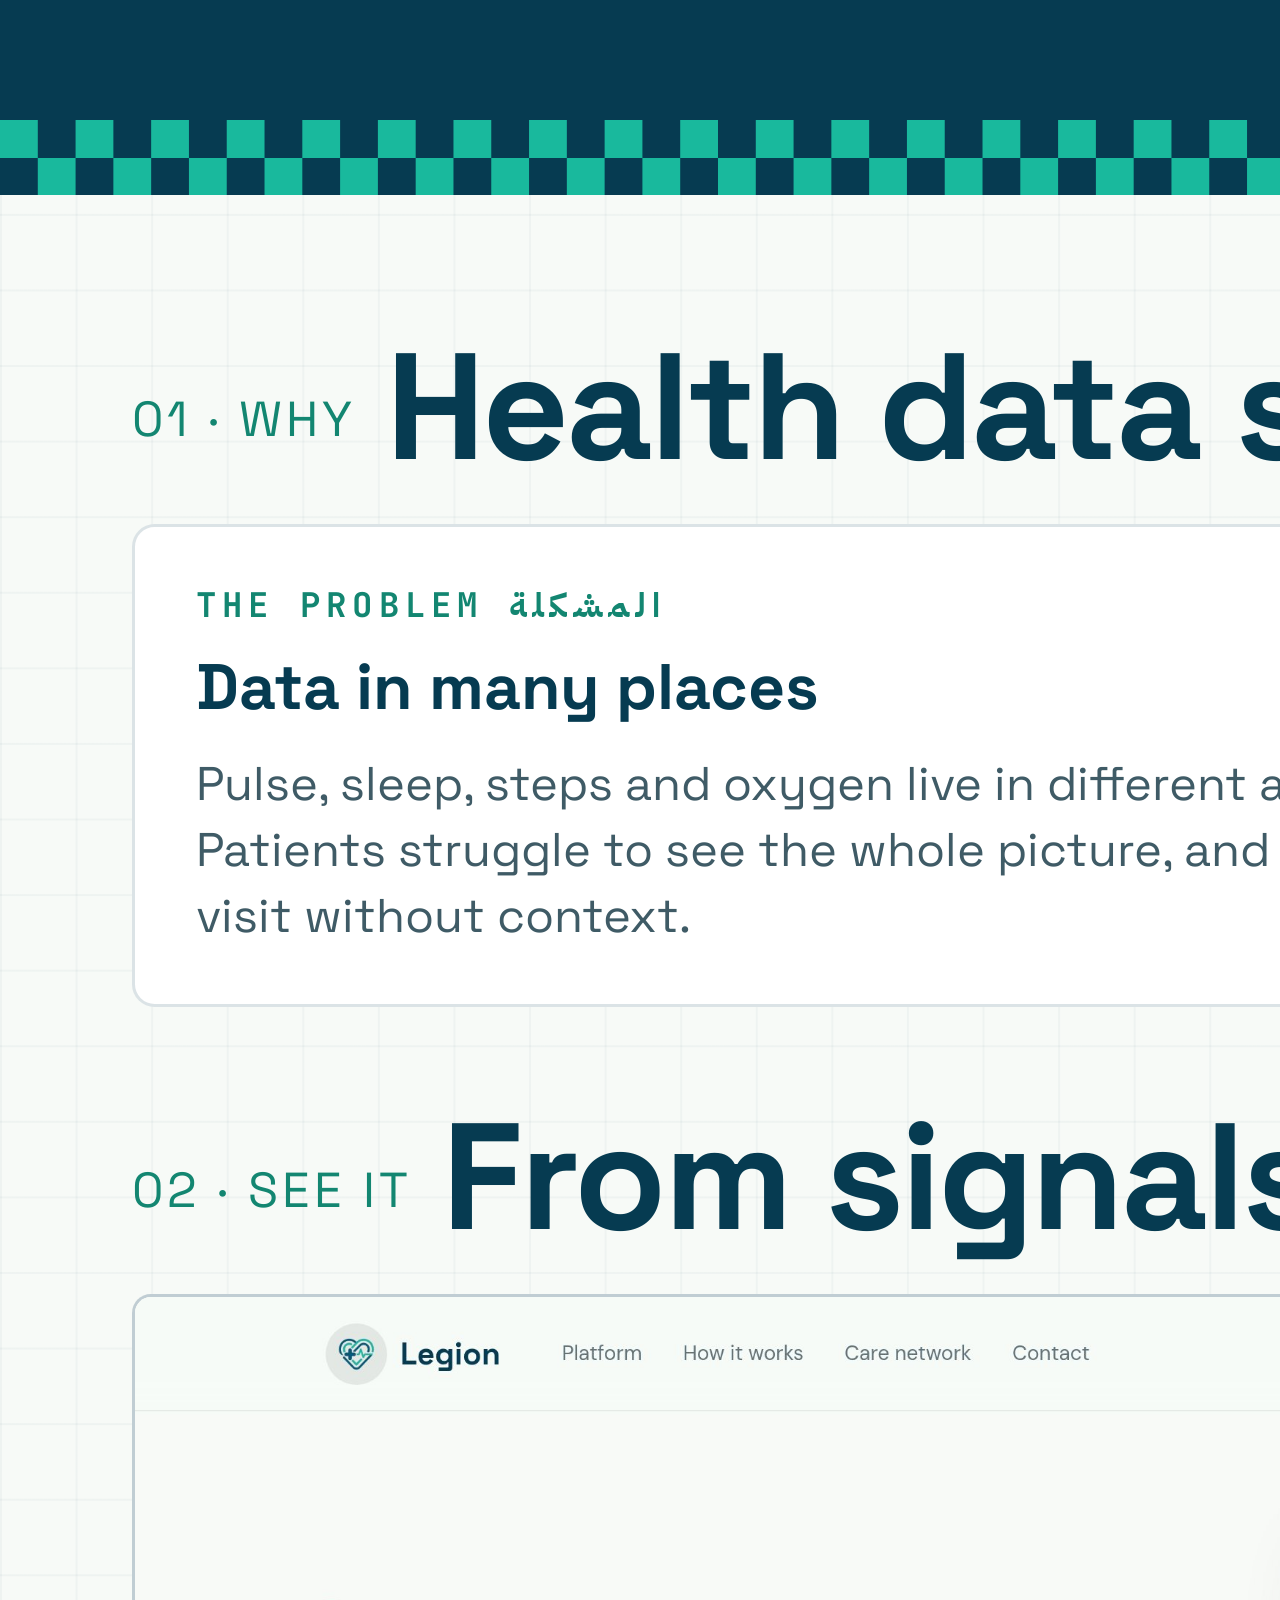
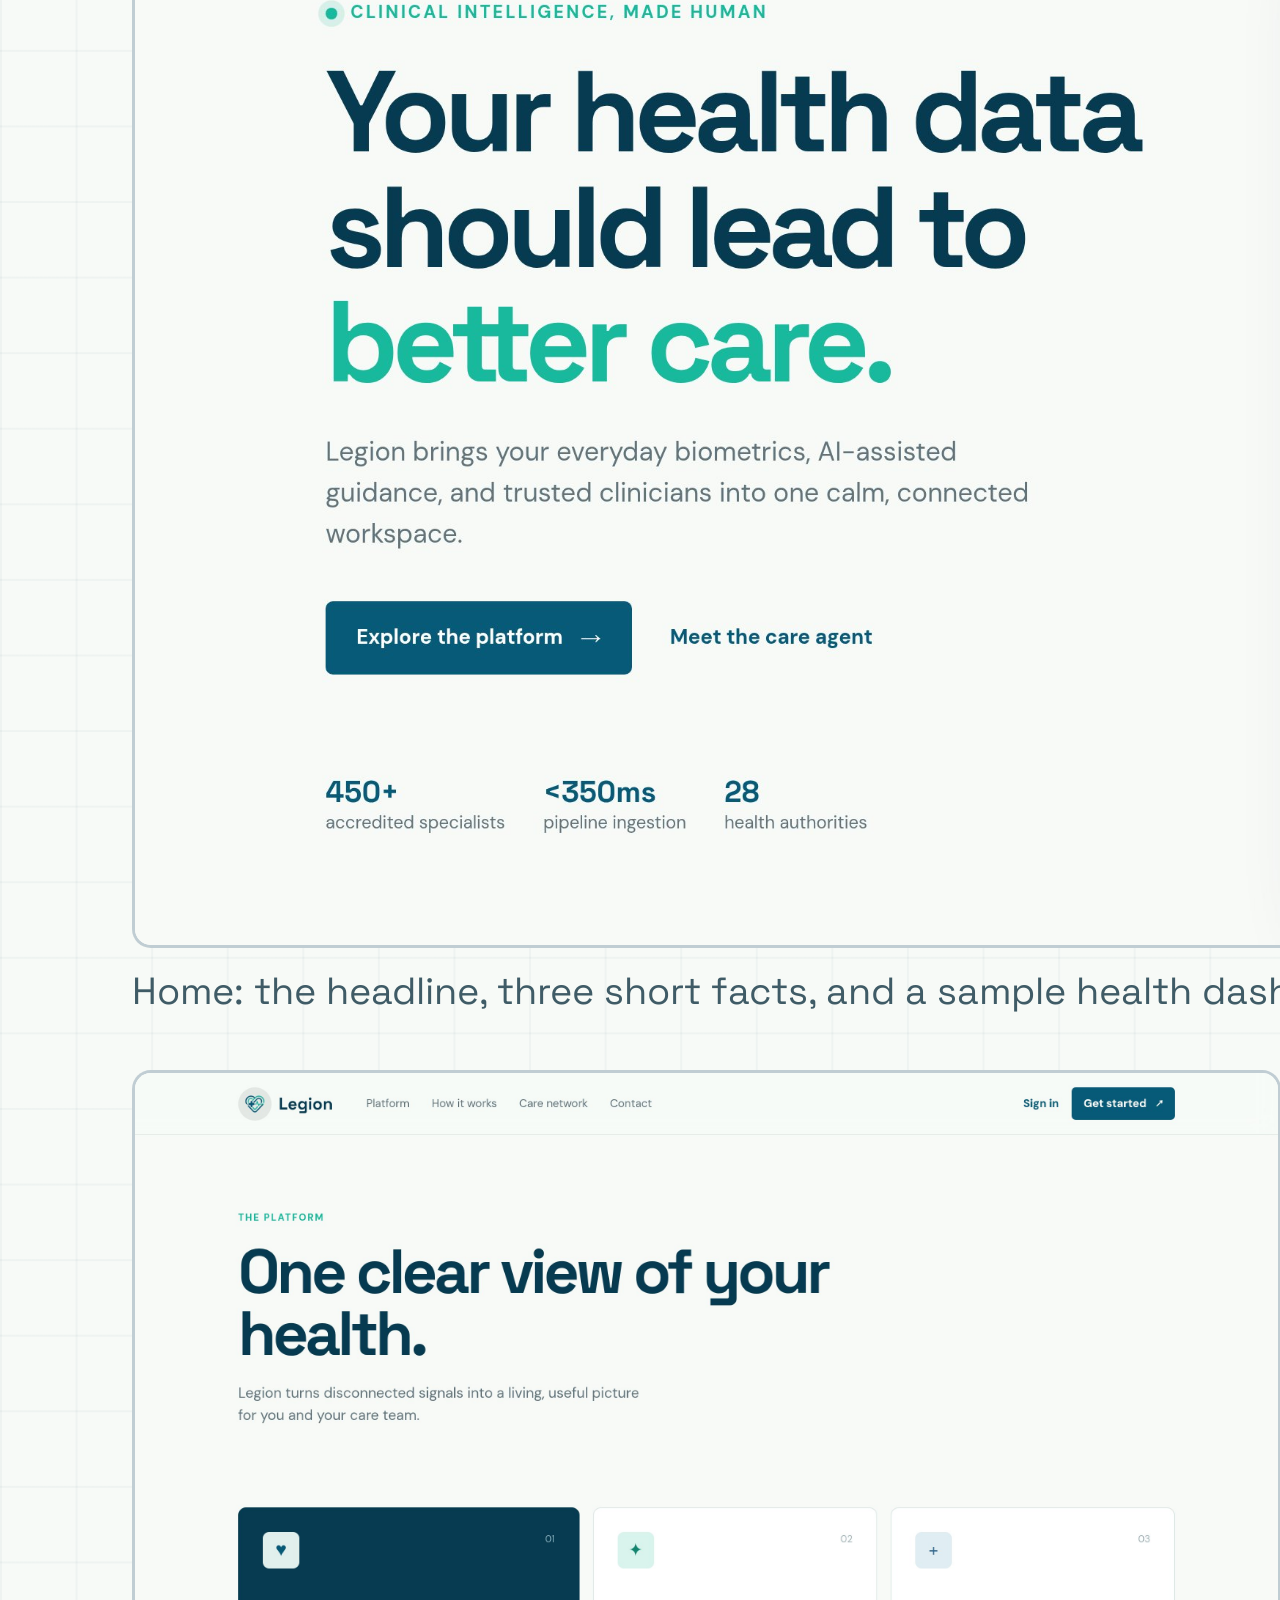
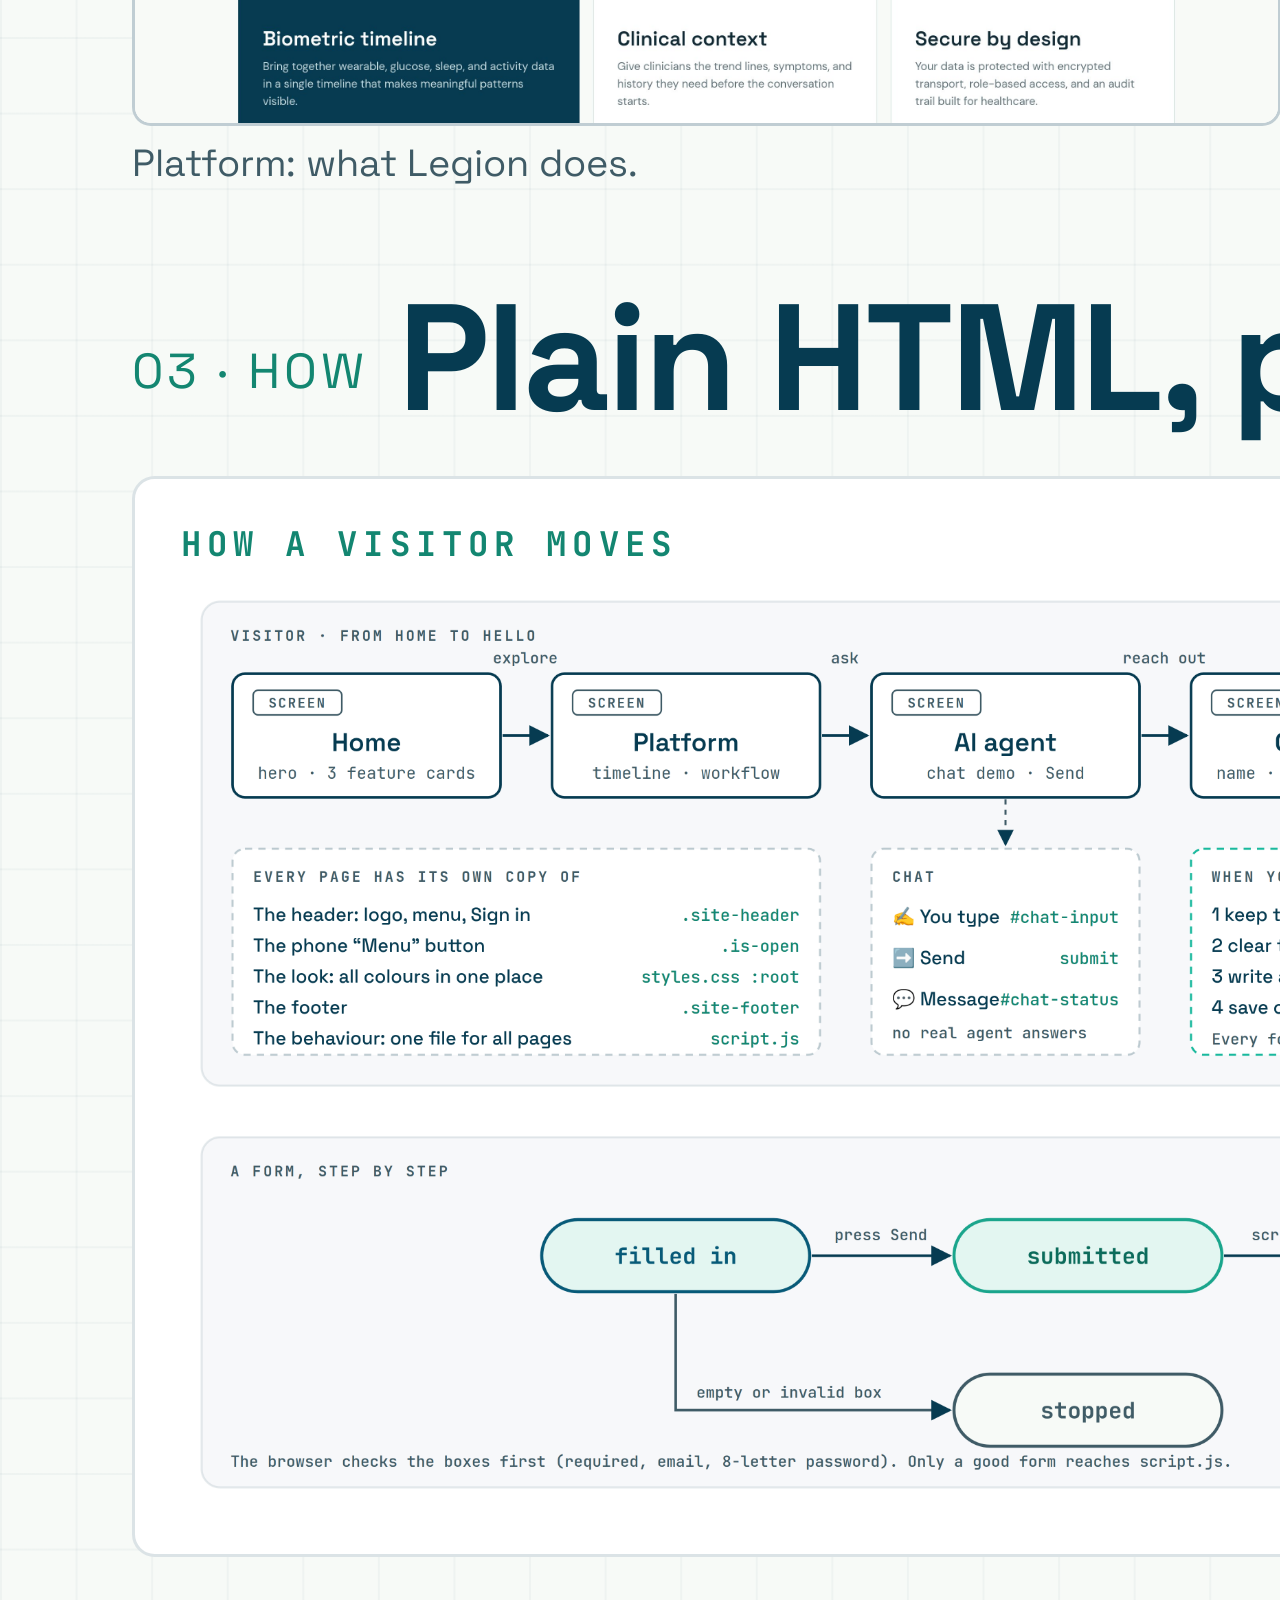
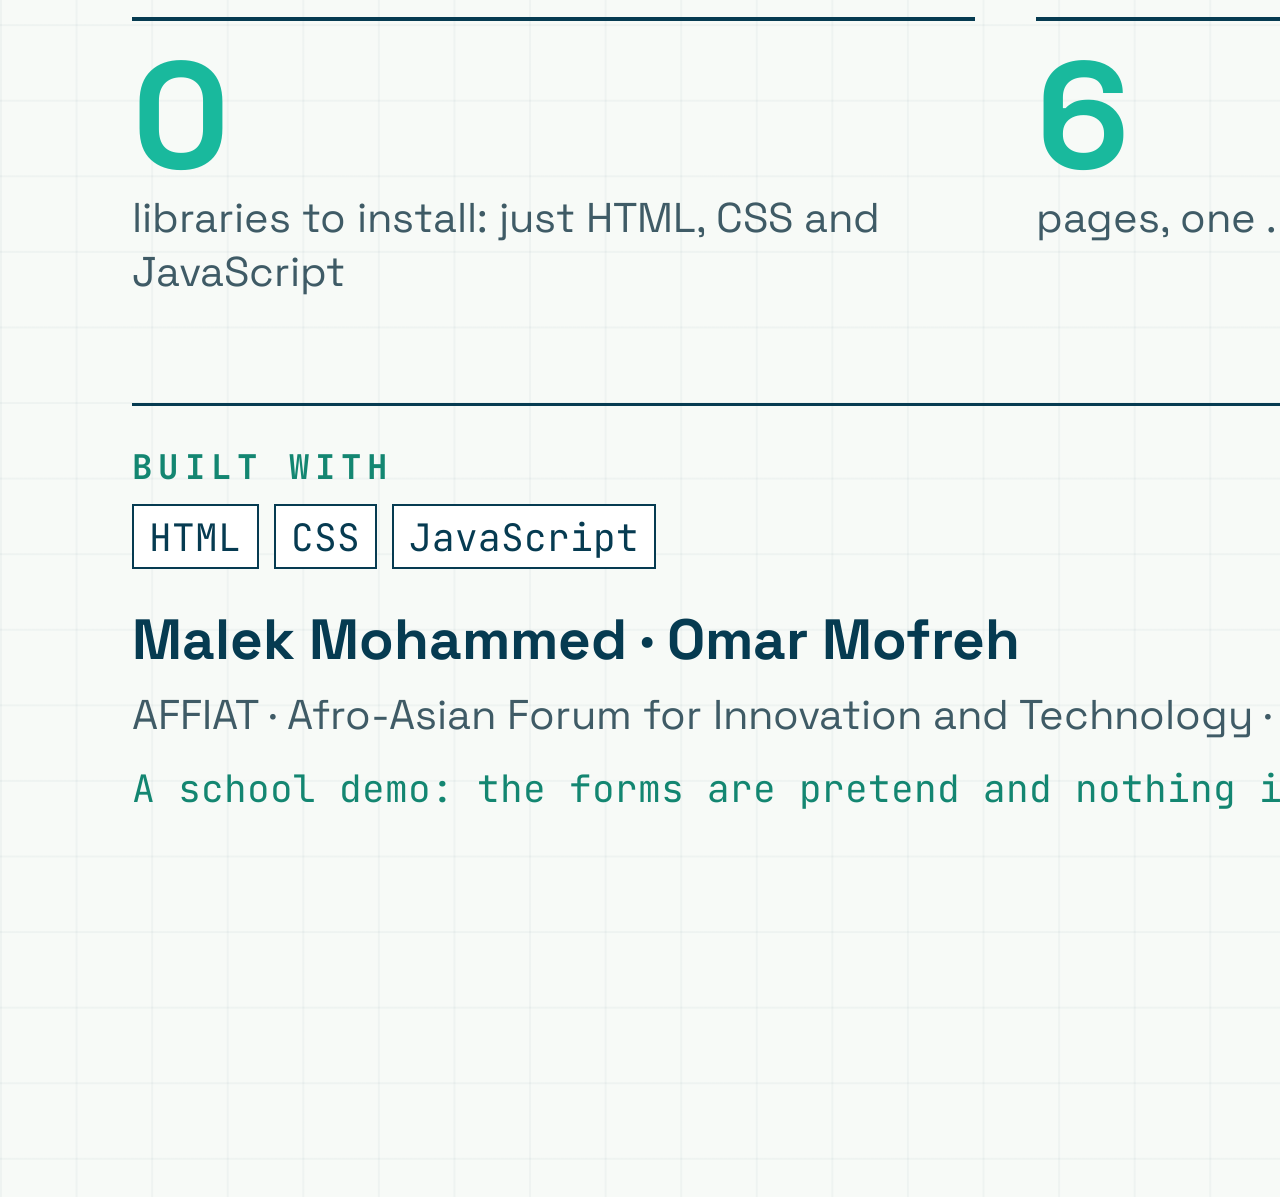
<file: docs/poster/poster.html>
<!DOCTYPE html>
<html lang="en">
<head>
<meta charset="UTF-8">
<title>Legion Poster</title>
<!-- Printed size: 1000 x 2000 mm, plus 5 mm extra on each edge for trimming. Build the PDF with: python docs/build.py poster -->
<link rel="stylesheet" href="../assets/brand.css">
<style>
  @page { size: 1010mm 2010mm; margin: 0; }
  * { box-sizing: border-box; margin: 0; padding: 0; }
  html, body { background: var(--paper); }
  body { -webkit-print-color-adjust: exact; print-color-adjust: exact; font-family: var(--sans); color: var(--ink); }
  .poster { position: relative; width: 1010mm; height: 2010mm; overflow: hidden; background: var(--paper);
            background-image:
              linear-gradient(rgba(6,59,81,0.035) 0.6mm, transparent 0.6mm),
              linear-gradient(90deg, rgba(6,59,81,0.035) 0.6mm, transparent 0.6mm);
            background-size: 20mm 20mm; }

  /* ---------- hero (read from far away) ---------- */
  .hero { position: absolute; left: 0; top: 0; width: 1010mm; height: 455mm; background: var(--ink); overflow: hidden; }
  .hero .texture { position: absolute; inset: 0; padding: 12mm 18mm; display: flex; flex-wrap: wrap; align-content: flex-start;
                   justify-content: space-between; column-gap: 14mm; row-gap: 4mm; color: var(--accent); opacity: 0.10; }
  .hero .texture span { font-size: 30mm; line-height: 1.4; }
  .hero .texture .en { font-family: var(--display); }
  .hero .texture .ar { font-family: var(--arabic); font-weight: 700; font-size: 32mm; }
  .hero .glow { position: absolute; right: 40mm; top: 35mm; width: 380mm; height: 380mm; border-radius: 50%;
                background: radial-gradient(circle, rgba(25,185,157,0.42) 0%, rgba(7,90,120,0.14) 52%, rgba(7,90,120,0) 72%); }
  .hero .mark { position: absolute; left: 665mm; top: 75mm; width: 300mm; height: 300mm; padding: 14mm; background: var(--paper); border-radius: 46mm;
               box-shadow: 0 0 0 4mm rgba(25,185,157,0.35); }
  .hero .text { position: absolute; left: 60mm; top: 100mm; width: 580mm; }
  .hero .kicker { font-family: var(--mono); font-weight: 700; font-size: 14mm; letter-spacing: 0.22em; color: var(--accent); text-transform: uppercase; }
  .hero h1 { font-family: var(--display); font-weight: 700; font-size: 84mm; line-height: 1; color: var(--paper);
             margin: 16mm 0 14mm -2mm; letter-spacing: -0.02em; white-space: nowrap; }
  .hero h1 .dot { color: var(--accent); }
  .hero .tagline { font-family: var(--display); font-size: 40mm; line-height: 1.05; color: var(--accent); }
  .hero .promise { font-size: 19mm; line-height: 1.32; color: var(--paper); opacity: 0.94; margin-top: 14mm; max-width: 560mm; }
  .hero .todo { font-family: var(--sans); font-size: 15mm; line-height: 1.45; font-weight: 500; }

  /* a row of "pixels" between the dark top and the light body */
  .band { position: absolute; left: 0; top: 455mm; width: 1010mm; height: 20mm;
          background:
            linear-gradient(90deg, var(--accent) 50%, var(--ink) 50%) 0 0 / 20mm 10mm repeat-x,
            linear-gradient(90deg, var(--ink) 50%, var(--accent) 50%) 0 10mm / 20mm 10mm repeat-x; }

  /* ---------- body (read up close) ---------- */
  .body { position: absolute; left: 35mm; top: 510mm; width: 940mm; }
  h2 { font-family: var(--sans); font-weight: 700; font-size: 40mm; line-height: 1.05; color: var(--ink); margin-bottom: 10mm; letter-spacing: -0.02em; }
  h2 .num { font-family: var(--display); font-weight: 400; font-size: 13mm; color: var(--accent-dark); letter-spacing: 0.08em; margin-right: 8mm; vertical-align: 0.45em; }
  h2 .ar { font-size: 16mm; font-weight: 600; color: var(--ink-soft); margin-left: 6mm; vertical-align: 0.3em; }
  h2 .todo { font-size: 17mm; font-weight: 500; vertical-align: 0.35em; letter-spacing: 0; }
  section { margin-bottom: 24mm; }
  .two { display: grid; grid-template-columns: 1fr 1fr; gap: 20mm; }
  .card { background: var(--white); border: 0.8mm solid var(--line); border-radius: 6mm; padding: 14mm 16mm; }
  .card.hot { border: 1.2mm solid var(--accent); background: #EDF9F6; }
  .card h3 { font-size: 17mm; font-weight: 700; margin-bottom: 6mm; }
  .card p { font-size: 12.5mm; line-height: 1.4; color: var(--ink-soft); }
  .label { font-family: var(--mono); font-weight: 700; font-size: 9mm; letter-spacing: 0.18em; text-transform: uppercase; color: var(--accent-dark); margin-bottom: 4mm; }

  .demo { display: grid; grid-template-columns: 560mm 1fr; gap: 18mm; align-items: start; }
  .shot { border: 0.8mm solid rgba(6,59,81,0.25); border-radius: 5mm; overflow: hidden; background: #fff; }
  .shot img { display: block; width: 100%; object-fit: cover; object-position: top left; }
  .demo .shot img { height: 330mm; object-position: 22% top; }
  .caption { font-size: 10mm; color: var(--ink-soft); margin-top: 5mm; line-height: 1.35; }
  ul.features { list-style: none; display: grid; gap: 7.5mm; }
  ul.features li { display: flex; gap: 6mm; align-items: flex-start; }
  ul.features .dot { flex: none; width: 7mm; height: 7mm; margin-top: 3.5mm; background: var(--accent); }
  ul.features strong { font-size: 13mm; font-weight: 700; display: block; }
  ul.features span.d { font-size: 10.5mm; color: var(--ink-soft); line-height: 1.3; display: block; margin-top: 1mm; }
  .thumbs { display: grid; grid-template-columns: repeat(3, 1fr); gap: 14mm; margin-top: 14mm; }
  .thumbs .shot img { height: 172mm; object-position: 30% top; }
  .thumbs .caption { margin-top: 3mm; }

  .how { display: grid; grid-template-columns: 1fr 1fr; gap: 16mm; }
  .how .card { padding: 11mm 12mm 12mm; }
  .how img { display: block; width: 100%; border-radius: 3mm; }
  .stats { display: grid; grid-template-columns: repeat(4, 1fr); gap: 16mm; margin-top: 16mm; }
  .stat { border-top: 1.2mm solid var(--ink); padding-top: 5mm; }
  .stat b { font-family: var(--display); font-size: 40mm; line-height: 1; color: var(--accent); display: block; }
  .stat span { font-size: 11mm; color: var(--ink-soft); line-height: 1.3; }

  .foot { position: absolute; left: 35mm; top: 1800mm; width: 940mm; border-top: 0.8mm solid var(--ink);
          padding-top: 10mm; display: flex; justify-content: space-between; align-items: flex-start; }
  .chips { display: flex; gap: 4mm; margin: 4mm 0 9mm; }
  .chips span { font-family: var(--mono); font-size: 10mm; border: 0.6mm solid var(--ink); padding: 1.5mm 4mm; background: #fff; }
  .who { font-size: 15mm; font-weight: 700; }
  .who .todo { font-size: 11mm; font-weight: 500; }
  .meta { font-size: 11mm; margin-top: 3mm; color: var(--ink-soft); }
  .meta .todo { font-size: 10mm; }
  .note { font-size: 10mm; color: var(--accent-dark); margin-top: 6mm; font-family: var(--mono); }
  .qr { text-align: center; }
  .qr .code { background: #fff; padding: 4mm; border: 0.8mm solid var(--ink); display: inline-block; }
  .qr img { display: block; width: 120mm; height: 120mm; image-rendering: pixelated; }
  .qr p { font-family: var(--mono); font-size: 8.5mm; color: var(--ink-soft); margin-top: 4mm; line-height: 1.4; }
  .qr p b { color: var(--ink); }


  /* AFFIAT logos. Header: an eyebrow row above the kicker, in the kicker's own font and colour.
     Footer: a 'Presented at' block with the logos in full colour. */
  .hero .affiat-eyebrow { position: absolute; left: 60mm; top: 24mm; z-index: 5; display: flex; align-items: center; gap: 8mm; }
  .hero .affiat-eyebrow img.e { display: block; height: 40mm; width: auto; }
  .hero .affiat-eyebrow img.t { display: block; height: 19mm; width: auto; }
  .hero .affiat-eyebrow i { display: block; width: 0.5mm; height: 30mm; background: currentColor; opacity: 0.35; }
  .hero .affiat-eyebrow .kicker { display: block; margin: 0; font-size: 10.5mm; letter-spacing: 0.18em; white-space: nowrap; }
  .affiat-presented { display: flex; flex-direction: column; align-items: flex-start; gap: 4mm; flex: none; margin: 0 14mm; }
  .affiat-presented img { display: block; height: 44mm; width: auto; }
  .affiat-presented .row { display: flex; align-items: center; gap: 7mm; }
  .affiat-presented .row img.e { height: 40mm; }
  .affiat-presented .row img.t { height: 19mm; }
</style>
</head>
<body>
<div class="poster">

  <div class="hero">
    <div class="affiat-eyebrow"><img class="e" src="../assets/affiat-emblem.png" alt="AFFIAT emblem"><img class="t" src="../assets/technofuture-white.png" alt="Techno Future Kafr El Sheikh"><i></i><span class="kicker">AFFIAT · Aswan Finals 2026</span></div>
    <div class="texture">
      <span class="en">PULSE</span><span class="ar">نبض</span>
      <span class="en">HEART</span><span class="ar">قلب</span>
      <span class="en">SLEEP</span><span class="ar">نوم</span>
      <span class="en">STEPS</span><span class="ar">خطوات</span>
      <span class="en">OXYGEN</span><span class="ar">أكسجين</span>
      <span class="en">CARE</span><span class="ar">رعاية</span>
      <span class="en">SIGNAL</span><span class="ar">إشارة</span>
      <span class="en">HEALTH</span><span class="ar">صحة</span>
      <span class="en">DOCTOR</span><span class="ar">طبيب</span>
      <span class="en">DATA</span><span class="ar">بيانات</span>
      <span class="en">TEAM</span><span class="ar">فريق</span>
      <span class="en">CHAT</span><span class="ar">محادثة</span>
      <span class="en">PULSE</span><span class="ar">نبض</span>
      <span class="en">HEART</span><span class="ar">قلب</span>
      <span class="en">SLEEP</span><span class="ar">نوم</span>
      <span class="en">STEPS</span><span class="ar">خطوات</span>
      <span class="en">OXYGEN</span><span class="ar">أكسجين</span>
      <span class="en">CARE</span><span class="ar">رعاية</span>
    </div>
    <div class="glow"></div>
    <img class="mark" src="../assets/mark.svg" alt="Legion mark">
    <div class="text">
      <div class="kicker">HEALTH TECH · WEBSITE</div>
      <h1>Legi<span class="dot">o</span>n</h1>
      <div class="tagline">Care, made clearer.</div>
      <p class="promise">See your health signals in one calm place, ask the AI care agent how you feel, and give your care team the context they need.</p>
    </div>
  </div>
  <div class="band"></div>

  <div class="body">
    <section>
      <h2><span class="num">01 · WHY</span>Health data should lead to better care.</h2>
      <div class="two">
        <div class="card">
          <div class="label">The problem <span class="ar">المشكلة</span></div>
          <h3>Data in many places</h3>
          <p>Pulse, sleep, steps and oxygen live in different apps and records. Patients struggle to see the whole picture, and clinicians start every visit without context.</p>
        </div>
        <div class="card hot">
          <div class="label">Our solution <span class="ar">الحل</span></div>
          <h3>One connected picture</h3>
          <p>Legion brings biometrics, AI-assisted guidance and care teams into one workspace. You see clear trends, and your clinicians get a focused summary before the conversation starts.</p>
        </div>
      </div>
    </section>

    <section>
      <h2><span class="num">02 · SEE IT</span>From signals to care.<span class="ar">من الإشارات إلى الرعاية</span></h2>
      <div class="demo">
        <div>
          <div class="shot"><img src="../screenshots/home.jpg" alt="Home page"></div>
          <p class="caption">Home: the headline, three short facts, and a sample health dashboard with pulse, oxygen, steps and sleep.</p>
        </div>
        <ul class="features">
          <li><span class="dot"></span><div><strong>A health dashboard</strong><span class="d">A sample card with pulse, oxygen, steps and sleep.</span></div></li>
          <li><span class="dot"></span><div><strong>A platform page</strong><span class="d">Three feature cards, a calm workflow and care-network numbers.</span></div></li>
          <li><span class="dot"></span><div><strong>An AI care agent</strong><span class="d">Describe how you feel in a chat and get a note that it was received.</span></div></li>
          <li><span class="dot"></span><div><strong>A contact form</strong><span class="d">Name, email and message, with a thank-you note.</span></div></li>
          <li><span class="dot"></span><div><strong>Sign in and register</strong><span class="d">Forms with a Show/Hide password button.</span></div></li>
          <li><span class="dot"></span><div><strong>Works on a phone</strong><span class="d">A Menu button opens the links on small screens.</span></div></li>
        </ul>
      </div>
      <div class="thumbs">
        <div><div class="shot"><img src="../screenshots/platform.jpg" alt="Platform page"></div><p class="caption">Platform: what Legion does.</p></div>
        <div><div class="shot"><img src="../screenshots/ai-agent.jpg" alt="AI agent page"></div><p class="caption">AI agent: a chat demo.</p></div>
        <div><div class="shot"><img src="../screenshots/register.jpg" alt="Register page"></div><p class="caption">Register: a demo account form.</p></div>
      </div>
    </section>

    <section>
      <h2><span class="num">03 · HOW</span>Plain HTML, plain CSS.<span class="ar">HTML و CSS ببساطة</span></h2>
      <div class="how">
        <div class="card">
          <div class="label">How a visitor moves</div>
          <img src="../diagrams/flow.png" alt="Visitor flow diagram">
        </div>
        <div class="card">
          <div class="label">How every page is built</div>
          <img src="../diagrams/site-map.png" alt="Site map diagram">
        </div>
      </div>
      <div class="stats">
        <div class="stat"><b>0</b><span>libraries to install: just HTML, CSS and JavaScript</span></div>
        <div class="stat"><b>6</b><span>pages, one .html file for each</span></div>
        <div class="stat"><b>4</b><span>demo forms: sign in, register, contact and chat</span></div>
        <div class="stat"><b>53</b><span>lines in the one script that every page shares</span></div>
      </div>
    </section>
  </div>

  <div class="foot">
    <div>
      <div class="label">Built with</div>
      <div class="chips"><span>HTML</span><span>CSS</span><span>JavaScript</span></div>
      <div class="who">Malek Mohammed · Omar Mofreh</div>
      <div class="meta">AFFIAT · Afro-Asian Forum for Innovation and Technology · Aswan Finals 2026</div>
      <div class="note">A school demo: the forms are pretend and nothing is saved or sent.</div>
    </div>
    <div class="affiat-presented"><div class="label">Presented at</div><img src="../assets/partners.png" alt="AFFIAT and Techno Future Kafr El Sheikh"></div>
    <div class="qr">
      <div class="code"><img src="../assets/qr-app.svg" alt="QR code for omar-mofreh.github.io/legion"></div>
      <p>Scan to try it<br><b>omar-mofreh.github.io/legion</b></p>
    </div>
  </div>

</div>
</body>
</html>
</file>
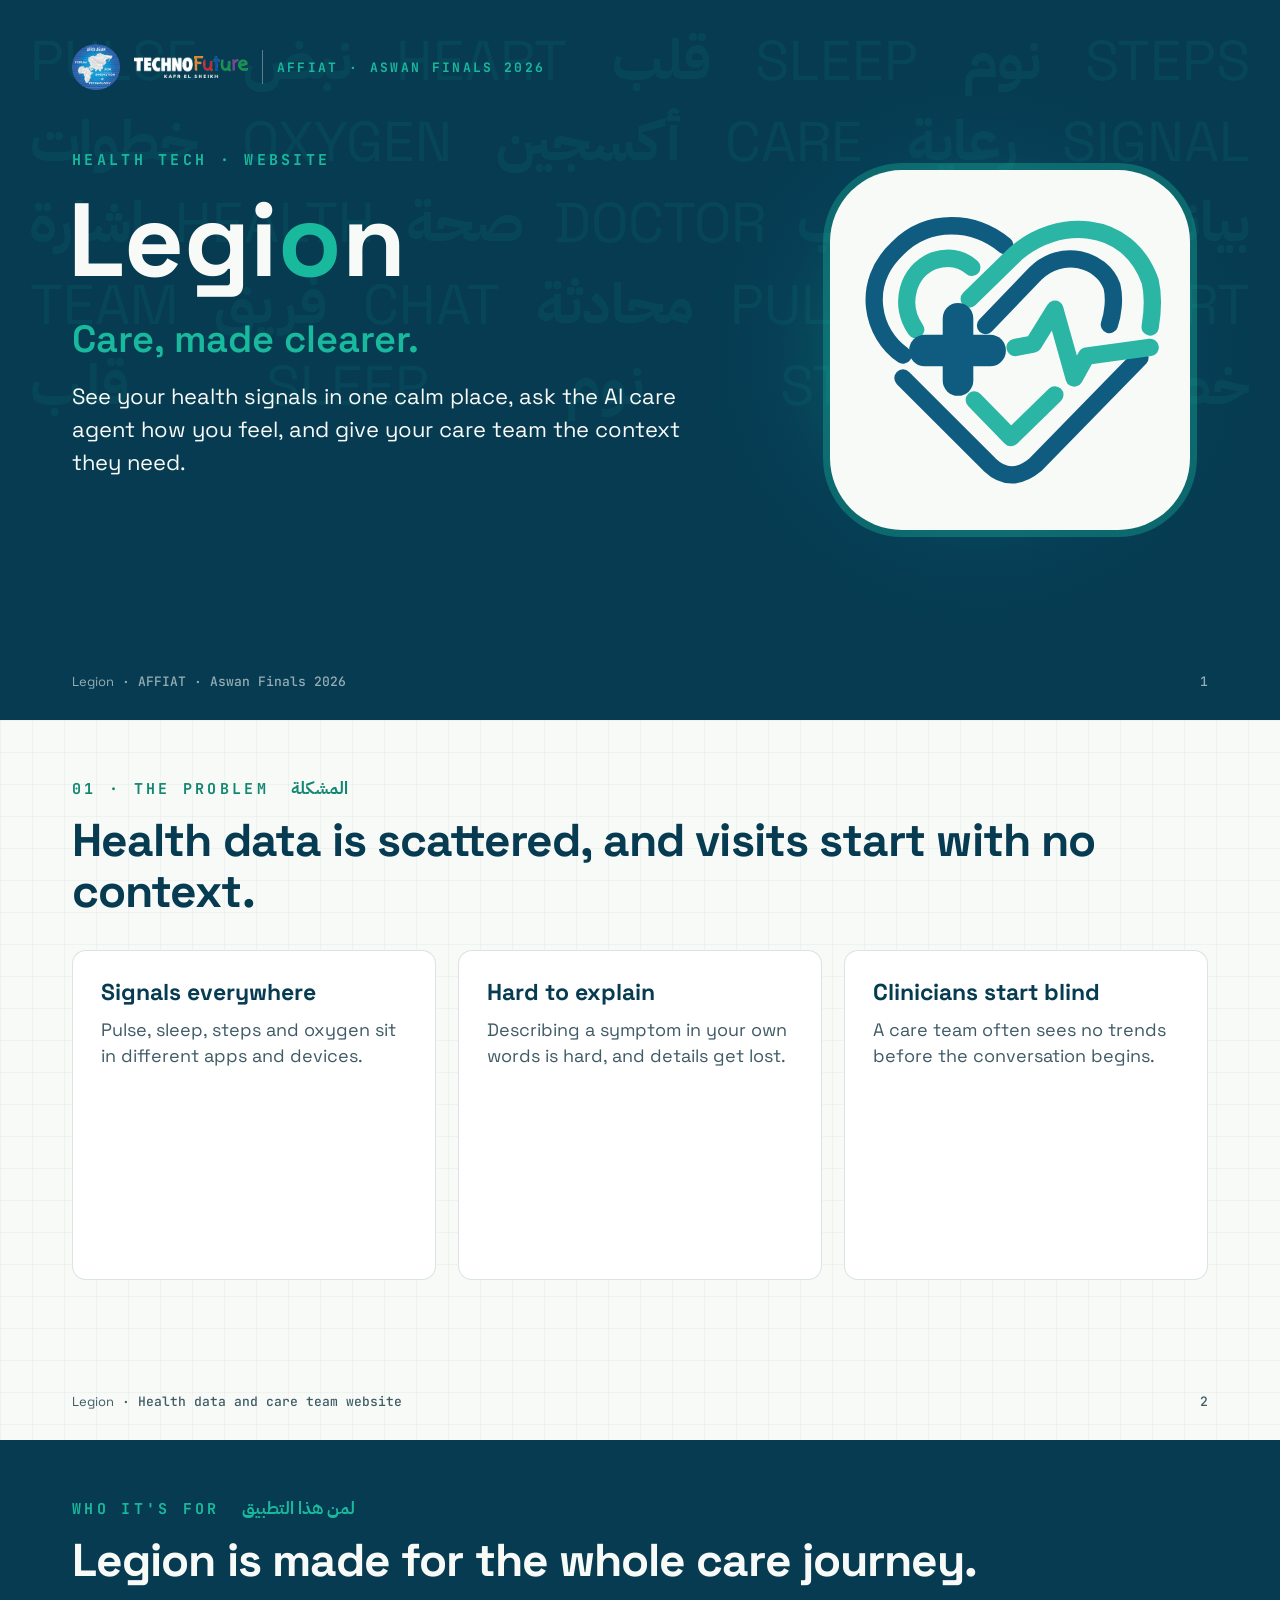
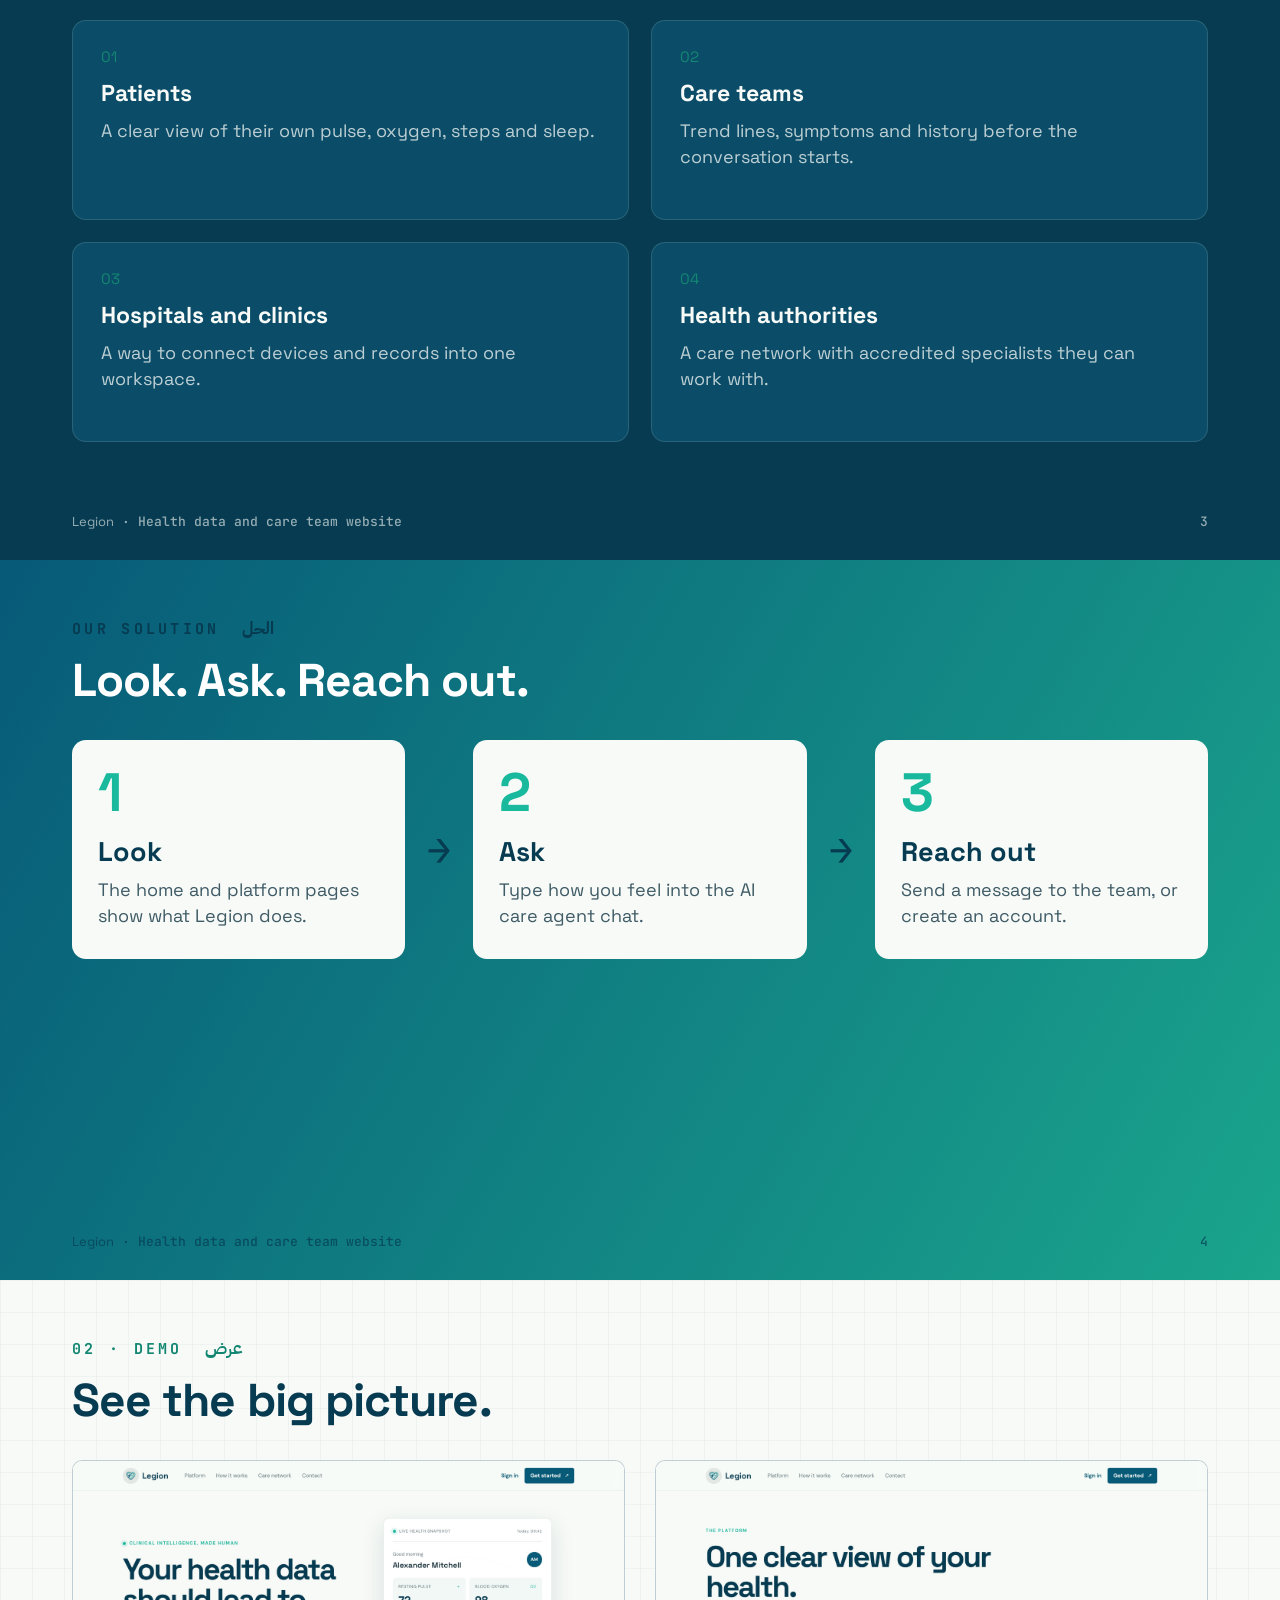
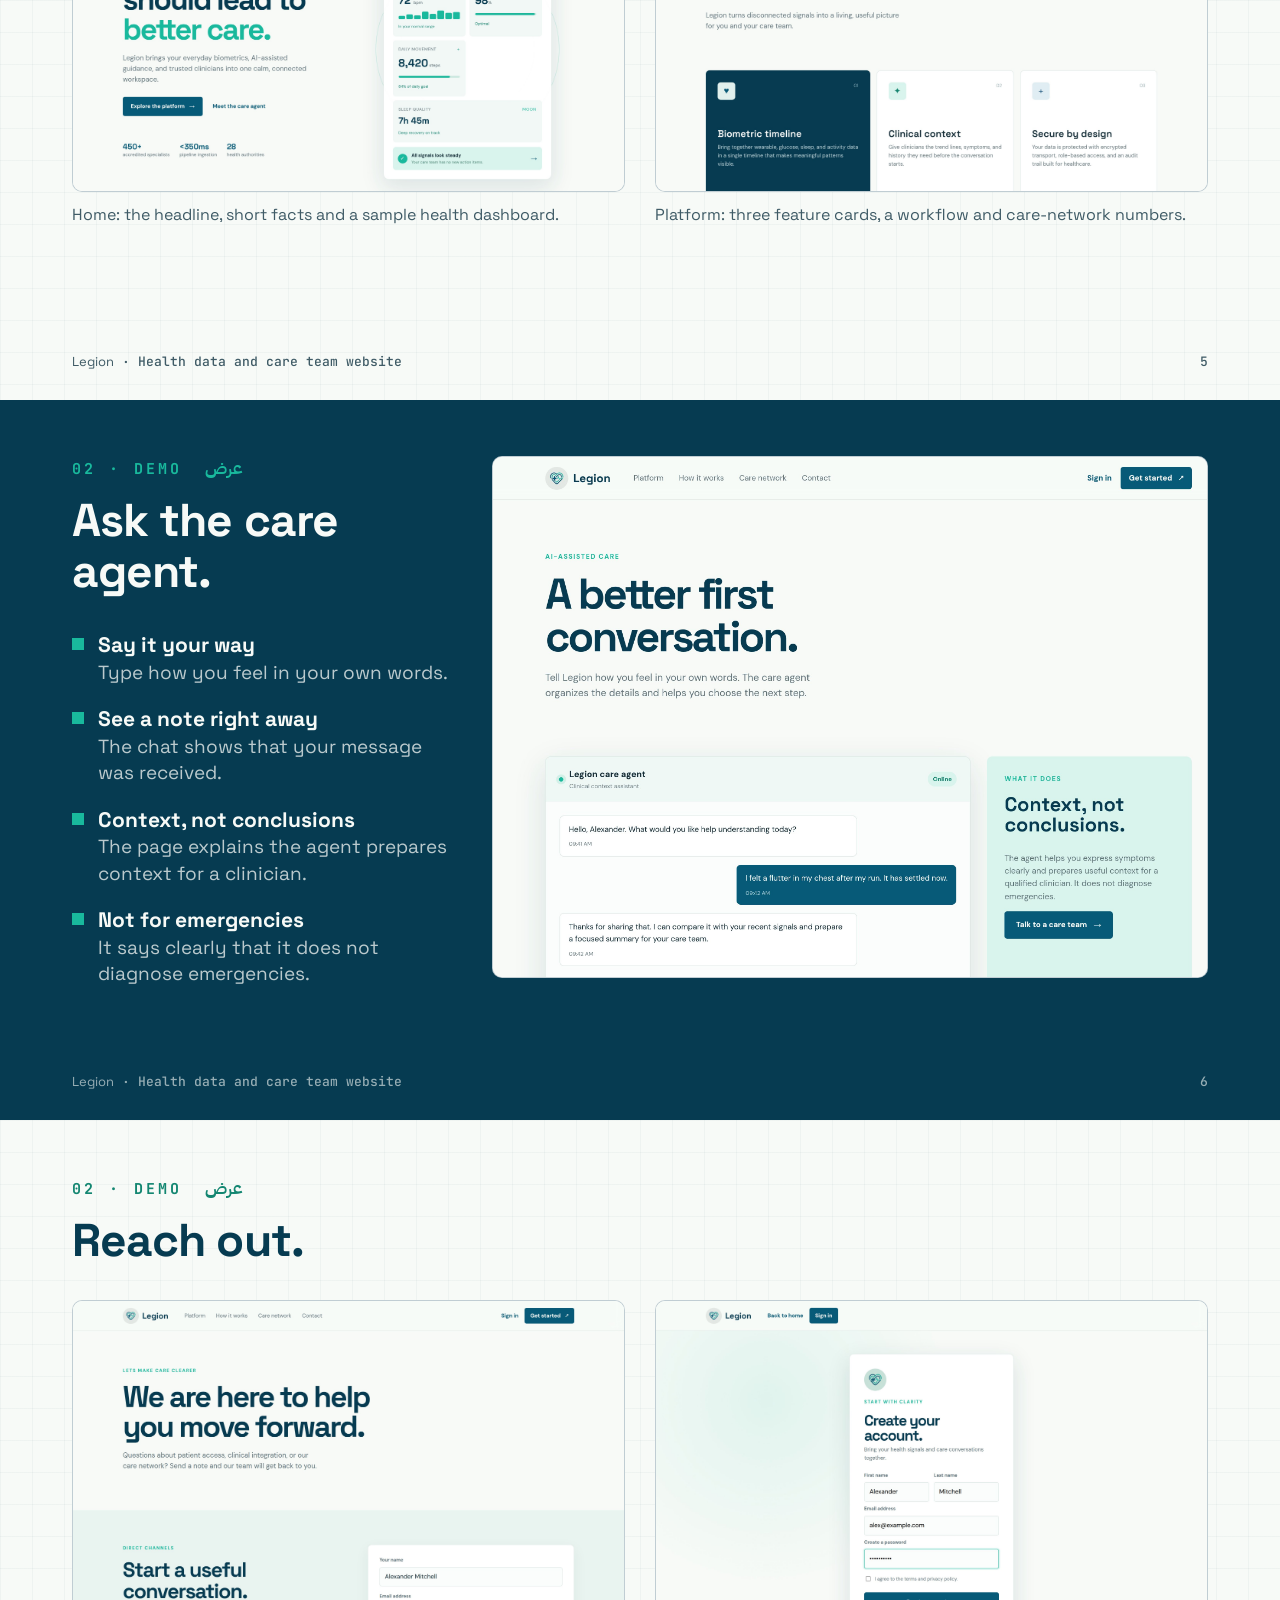
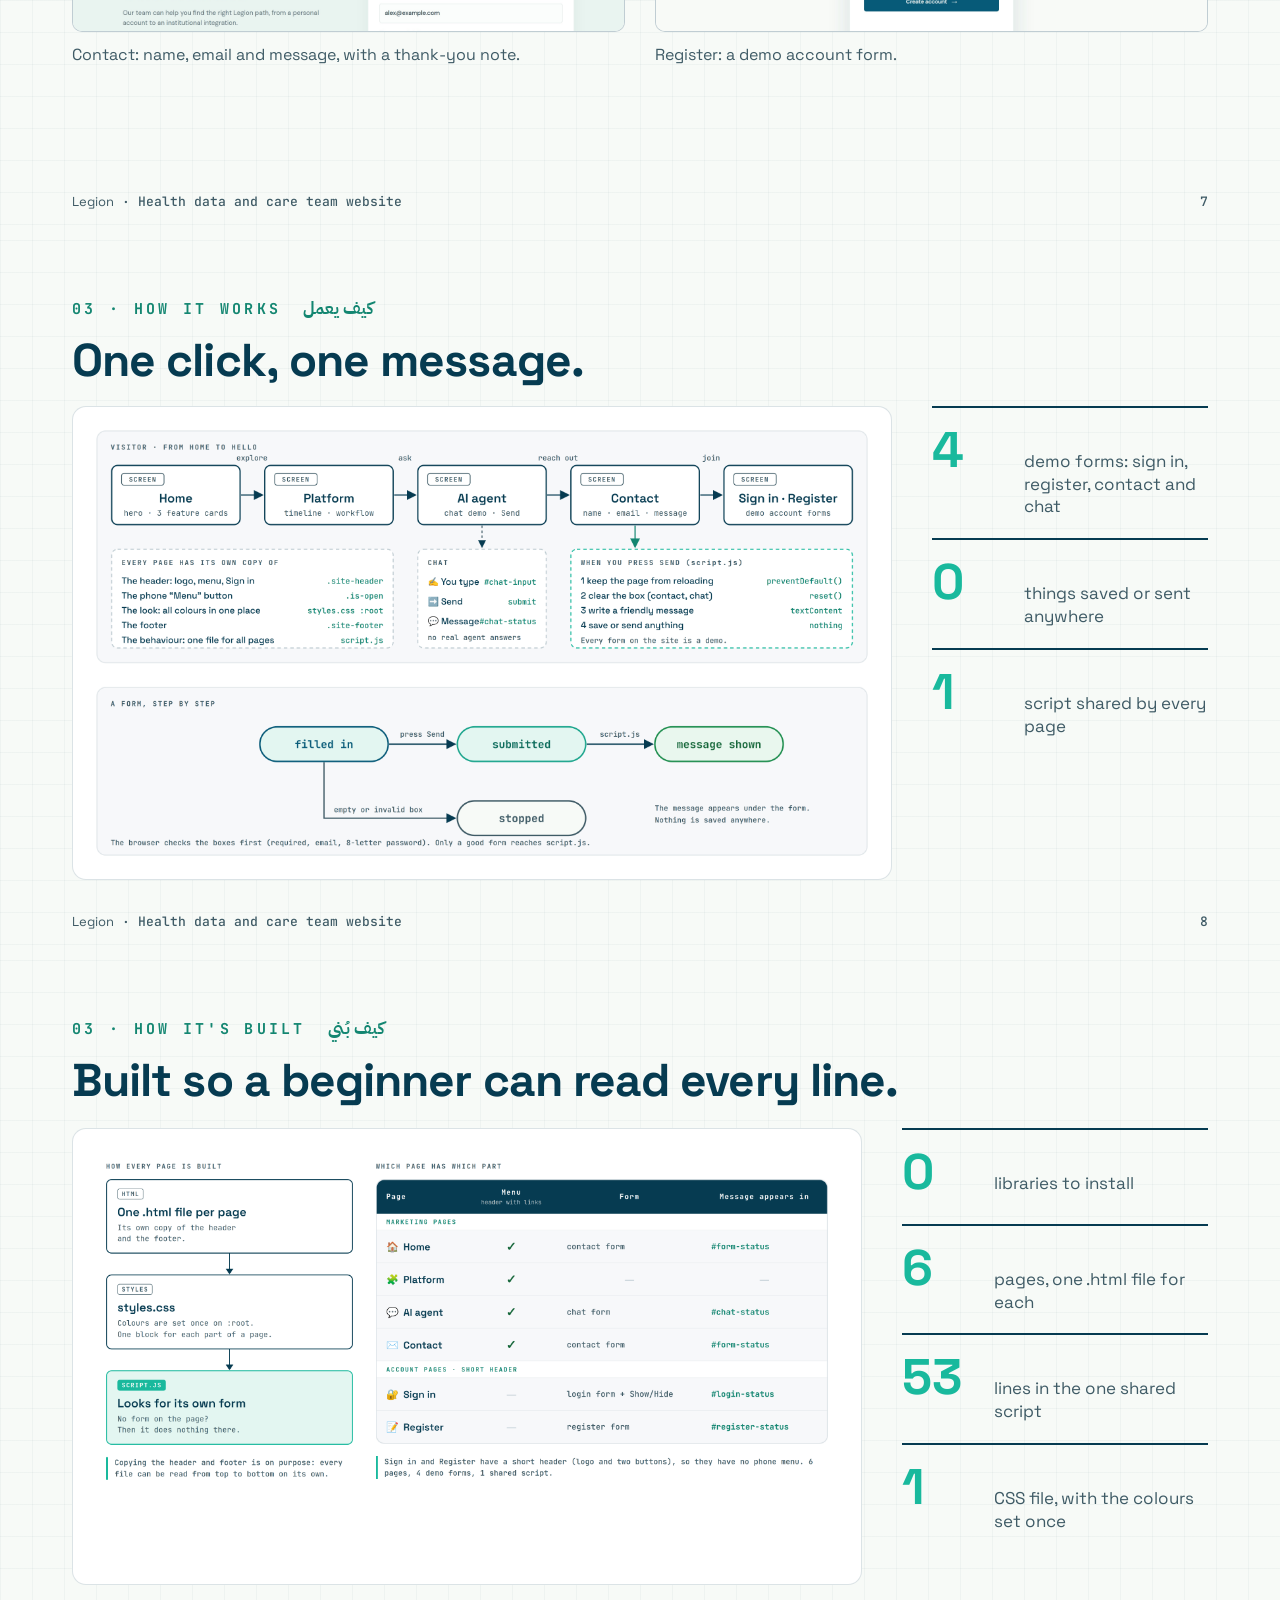
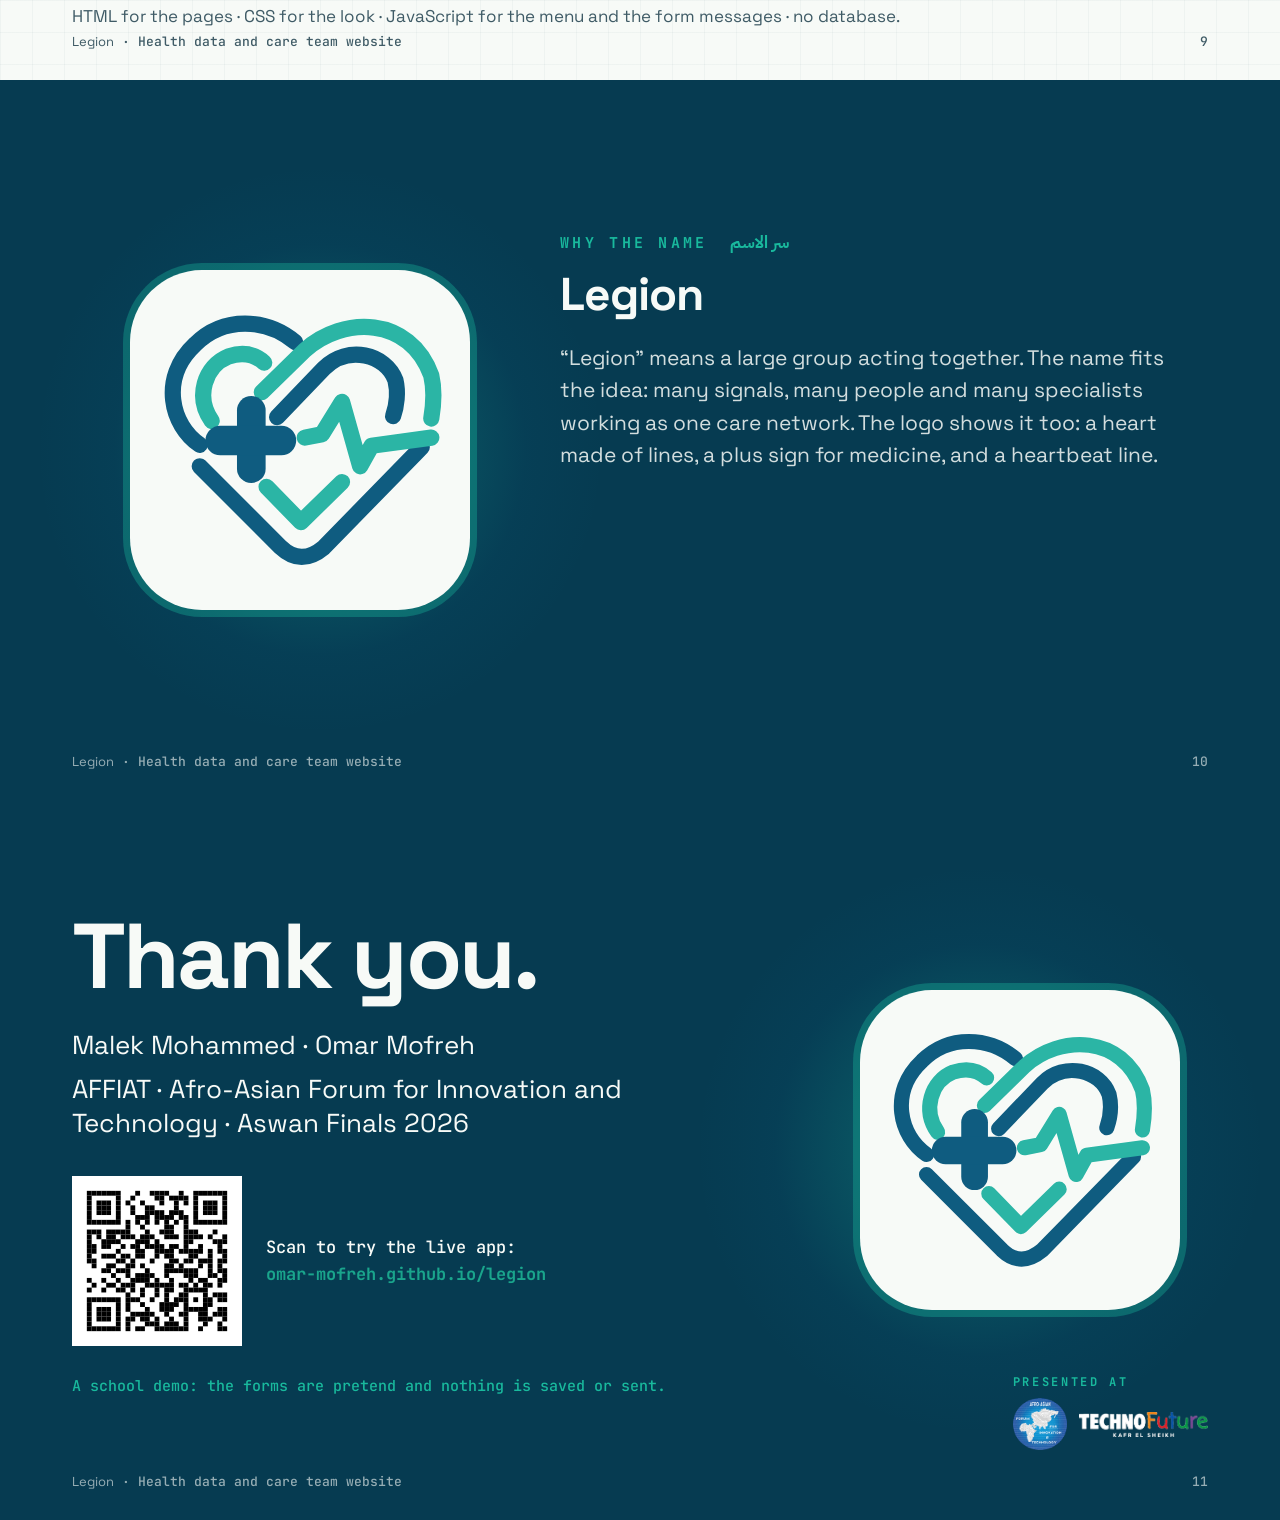
<file: docs/presentation/slides.html>
<!DOCTYPE html>
<html lang="en">
<head>
<meta charset="UTF-8">
<title>Legion Slides</title>
<!-- 11 slides, 1280 x 720 each. Build the PDF with: python docs/build.py slides -->
<link rel="stylesheet" href="../assets/brand.css">
<style>
  @page { size: 1280px 720px; margin: 0; }
  * { box-sizing: border-box; margin: 0; padding: 0; }
  html, body { background: #555; }
  body { -webkit-print-color-adjust: exact; print-color-adjust: exact; font-family: var(--sans); color: var(--ink); }
  .slide { position: relative; width: 1280px; height: 720px; overflow: hidden; padding: 56px 72px; break-after: page;
           background: var(--paper);
           background-image: linear-gradient(rgba(6,59,81,0.035) 1px, transparent 1px), linear-gradient(90deg, rgba(6,59,81,0.035) 1px, transparent 1px);
           background-size: 32px 32px; }
  .slide.dark { background: var(--ink); color: var(--paper); }
  .slide.hot { background: linear-gradient(120deg, var(--warm), var(--warm-2)); color: #fff; }

  .kicker { font: 700 15px var(--mono); letter-spacing: 0.22em; text-transform: uppercase; color: var(--accent-dark); margin-bottom: 14px; }
  .dark .kicker { color: var(--accent); }
  .hot .kicker { color: var(--ink); }
  .kicker .ar { letter-spacing: 0; margin-left: 10px; font-size: 17px; }
  h2 { font-size: 46px; font-weight: 700; letter-spacing: -0.02em; line-height: 1.1; margin-bottom: 34px; }
  h2 .todo { font-size: 26px; font-weight: 500; letter-spacing: 0; }
  .foot { position: absolute; left: 72px; right: 72px; bottom: 30px; display: flex; justify-content: space-between;
          font: 500 13px var(--mono); color: var(--ink-soft); }
  .dark .foot { color: rgba(247,250,247,0.6); }
  .hot .foot { color: rgba(6,59,81,0.7); }
  .foot b { font-family: var(--display); font-weight: 400; }

  .texture { position: absolute; inset: 0; padding: 20px 30px; display: flex; flex-wrap: wrap; align-content: flex-start;
             justify-content: space-between; column-gap: 26px; color: var(--accent); opacity: 0.09; }
  .texture span { font-size: 56px; line-height: 1.45; }
  .texture .en { font-family: var(--display); }
  .texture .ar { font-family: var(--arabic); font-weight: 700; }
  .glow { position: absolute; width: 560px; height: 560px; border-radius: 50%;
          background: radial-gradient(circle, rgba(25,185,157,0.40) 0%, rgba(7,90,120,0.12) 52%, rgba(7,90,120,0) 72%); }
  .tile { position: absolute; background: var(--paper); border-radius: 72px; padding: 22px; box-shadow: 0 0 0 7px rgba(25,185,157,0.35); }
  .tile img { display: block; width: 100%; height: 100%; }

  .title-text { position: absolute; left: 72px; top: 150px; width: 640px; }
  .wordmark { font-family: var(--display); font-weight: 700; font-size: 104px; line-height: 1; margin: 18px 0 26px -4px; color: var(--paper); white-space: nowrap; }
  .wordmark .dot { color: var(--accent); }
  .tagline { margin-bottom: 18px; }
  .title-text > div:not(.kicker):not(.wordmark) { font-size: 22px; line-height: 1.5; }
  .title-text > div.tagline:not(.kicker):not(.wordmark) { font-size: 38px; line-height: 1.15; font-weight: 600; color: var(--accent); }

  .cards { display: grid; gap: 22px; }
  .cards.three { grid-template-columns: repeat(3, 1fr); }
  .cards.four { grid-template-columns: 1fr 1fr; }
  .card { background: #fff; border: 1.5px solid var(--line); border-radius: 14px; padding: 26px 28px; min-height: 200px; }
  .cards.three .card { min-height: 330px; }
  .dark .card { background: var(--ink-2); border-color: rgba(247,250,247,0.12); }
  .card h3 { font-size: 23px; font-weight: 700; margin-bottom: 10px; }
  .card p { font-size: 18px; line-height: 1.45; color: var(--ink-soft); }
  .dark .card p { color: rgba(247,250,247,0.75); }
  .card .num { font: 400 15px var(--display); color: var(--accent-dark); margin-bottom: 12px; display: block; }

  .steps { display: flex; align-items: center; gap: 22px; margin-top: 10px; }
  .step { flex: 1; background: var(--paper); color: var(--ink); border-radius: 14px; padding: 26px 26px 30px; min-height: 210px; }
  .step .n { font: 700 54px var(--display); color: var(--accent); line-height: 1; }
  .step h3 { font-size: 27px; margin: 14px 0 8px; }
  .step p { font-size: 18px; line-height: 1.45; color: var(--ink-soft); }
  .steps .arrow { font: 700 40px var(--mono); color: var(--ink); }

  .pair { display: grid; grid-template-columns: 1fr 1fr; gap: 30px; }
  .shot { border: 1.5px solid rgba(6,59,81,0.25); border-radius: 10px; overflow: hidden; background: #fff; }
  .shot img { display: block; width: 100%; height: 330px; object-fit: cover; object-position: 30% top; }
  .cap { font-size: 16px; color: var(--ink-soft); margin-top: 12px; line-height: 1.4; }
  .dark .cap { color: rgba(247,250,247,0.75); }

  .demo-big { display: grid; grid-template-columns: 380px 1fr; gap: 40px; align-items: start; }
  .demo-big .shot img { height: 520px; object-position: 25% top; }
  .points { list-style: none; display: grid; gap: 18px; margin-top: 8px; }
  .points li { display: flex; gap: 14px; font-size: 19px; line-height: 1.4; }
  .points li::before { content: ""; flex: none; width: 12px; height: 12px; margin-top: 8px; background: var(--accent); }
  .points b { display: block; font-size: 21px; }
  .points span { color: rgba(247,250,247,0.75); }

  .diagram { background: #fff; border: 1.5px solid var(--line); border-radius: 14px; padding: 14px; }
  .diagram img { display: block; width: 100%; }

  .built { display: grid; grid-template-columns: 790px 1fr; gap: 40px; align-items: start; }
  .stats { display: grid; gap: 20px; }
  .stat { display: flex; gap: 18px; align-items: baseline; border-top: 2px solid var(--ink); padding-top: 10px; }
  .stat b { font: 700 50px var(--display); color: var(--accent); min-width: 74px; }
  .stat span { font-size: 17px; color: var(--ink-soft); line-height: 1.35; }
  .under { font-size: 17px; color: var(--ink-soft); margin-top: 20px; }

  .name-text { position: absolute; left: 560px; top: 150px; width: 620px; }
  .name-text h2 { margin-bottom: 22px; }
  .name-text p { font-size: 21px; line-height: 1.55; color: rgba(247,250,247,0.85); }

  .thanks { position: absolute; left: 72px; top: 110px; width: 700px; }
  .thanks h1 { font-size: 92px; font-weight: 700; letter-spacing: -0.03em; line-height: 1; margin-bottom: 26px; }
  .thanks .line { margin-bottom: 10px; font-size: 26px; }
  .qrrow { display: flex; gap: 24px; align-items: center; margin-top: 36px; }
  .qrrow .code { background: #fff; padding: 10px; }
  .qrrow img { display: block; width: 150px; height: 150px; image-rendering: pixelated; }
  .qrrow p { font: 500 17px/1.6 var(--mono); }
  .qrrow b { color: var(--warm-2); }
  .disclaimer { margin-top: 30px; font: 500 15px var(--mono); color: var(--accent); }

  /* AFFIAT logos: an eyebrow row on the title slide, a 'Presented at' block on the thank-you slide. */
  .affiat-eyebrow { position: absolute; left: 72px; top: 44px; z-index: 5; display: flex; align-items: center; gap: 14px; }
  .affiat-eyebrow img.e { display: block; height: 46px; width: auto; }
  .affiat-eyebrow img.t { display: block; height: 22px; width: auto; }
  .affiat-eyebrow i { display: block; width: 1px; height: 34px; background: currentColor; opacity: 0.35; }
  .affiat-eyebrow .kicker { margin: 0; font-size: 13px; letter-spacing: 0.18em; white-space: nowrap; }
  .affiat-presented { position: absolute; right: 72px; bottom: 70px; z-index: 5; display: flex; flex-direction: column; align-items: flex-start; gap: 8px; }
  .affiat-presented .kicker { margin: 0; font-size: 12px; }
  .affiat-presented .row { display: flex; align-items: center; gap: 12px; }
  .affiat-presented img.e { display: block; height: 52px; width: auto; }
  .affiat-presented img.t { display: block; height: 25px; width: auto; }
</style>
</head>
<body>

<!-- 1 · Title -->
<section class="slide dark">
  <div class="affiat-eyebrow"><img class="e" src="../assets/affiat-emblem.png" alt="AFFIAT emblem"><img class="t" src="../assets/technofuture-white.png" alt="Techno Future Kafr El Sheikh"><i></i><span class="kicker">AFFIAT · Aswan Finals 2026</span></div>
  <div class="texture">
    <span class="en">PULSE</span><span class="ar">نبض</span>
    <span class="en">HEART</span><span class="ar">قلب</span>
    <span class="en">SLEEP</span><span class="ar">نوم</span>
    <span class="en">STEPS</span><span class="ar">خطوات</span>
    <span class="en">OXYGEN</span><span class="ar">أكسجين</span>
    <span class="en">CARE</span><span class="ar">رعاية</span>
    <span class="en">SIGNAL</span><span class="ar">إشارة</span>
    <span class="en">HEALTH</span><span class="ar">صحة</span>
    <span class="en">DOCTOR</span><span class="ar">طبيب</span>
    <span class="en">DATA</span><span class="ar">بيانات</span>
    <span class="en">TEAM</span><span class="ar">فريق</span>
    <span class="en">CHAT</span><span class="ar">محادثة</span>
    <span class="en">PULSE</span><span class="ar">نبض</span>
    <span class="en">HEART</span><span class="ar">قلب</span>
    <span class="en">SLEEP</span><span class="ar">نوم</span>
    <span class="en">STEPS</span><span class="ar">خطوات</span>
  </div>
  <div class="glow" style="right: 20px; top: 70px;"></div>
  <div class="tile" style="left: 830px; top: 170px; width: 360px; height: 360px;"><img src="../assets/mark.svg" alt="Legion mark"></div>
  <div class="title-text">
    <div class="kicker">HEALTH TECH · WEBSITE</div>
    <div class="wordmark">Legi<span class="dot">o</span>n</div>
    <div class="tagline">Care, made clearer.</div>
    <div>See your health signals in one calm place, ask the AI care agent how you feel, and give your care team the context they need.</div>
  </div>
  <div class="foot"><span><b>Legion</b> · AFFIAT · Aswan Finals 2026</span><span>1</span></div>
</section>

<!-- 2 · The problem -->
<section class="slide">
  <div class="kicker">01 · The problem <span class="ar">المشكلة</span></div>
  <h2>Health data is scattered, and visits start with no context.</h2>
  <div class="cards three">
    <div class="card"><h3>Signals everywhere</h3><p>Pulse, sleep, steps and oxygen sit in different apps and devices.</p></div>
    <div class="card"><h3>Hard to explain</h3><p>Describing a symptom in your own words is hard, and details get lost.</p></div>
    <div class="card"><h3>Clinicians start blind</h3><p>A care team often sees no trends before the conversation begins.</p></div>
  </div>
  <div class="foot"><span><b>Legion</b> · Health data and care team website</span><span>2</span></div>
</section>

<!-- 3 · Who it's for -->
<section class="slide dark">
  <div class="kicker">Who it's for <span class="ar">لمن هذا التطبيق</span></div>
  <h2>Legion is made for the whole care journey.</h2>
  <div class="cards four">
    <div class="card"><span class="num">01</span><h3>Patients</h3><p>A clear view of their own pulse, oxygen, steps and sleep.</p></div>
    <div class="card"><span class="num">02</span><h3>Care teams</h3><p>Trend lines, symptoms and history before the conversation starts.</p></div>
    <div class="card"><span class="num">03</span><h3>Hospitals and clinics</h3><p>A way to connect devices and records into one workspace.</p></div>
    <div class="card"><span class="num">04</span><h3>Health authorities</h3><p>A care network with accredited specialists they can work with.</p></div>
  </div>
  <div class="foot"><span><b>Legion</b> · Health data and care team website</span><span>3</span></div>
</section>

<!-- 4 · Our solution -->
<section class="slide hot">
  <div class="kicker">Our solution <span class="ar">الحل</span></div>
  <h2>Look. Ask. Reach out.</h2>
  <div class="steps">
    <div class="step"><div class="n">1</div><h3>Look</h3><p>The home and platform pages show what Legion does.</p></div>
    <div class="arrow">→</div>
    <div class="step"><div class="n">2</div><h3>Ask</h3><p>Type how you feel into the AI care agent chat.</p></div>
    <div class="arrow">→</div>
    <div class="step"><div class="n">3</div><h3>Reach out</h3><p>Send a message to the team, or create an account.</p></div>
  </div>
  <div class="foot"><span><b>Legion</b> · Health data and care team website</span><span>4</span></div>
</section>

<!-- 5 · Demo: browse -->
<section class="slide">
  <div class="kicker">02 · Demo <span class="ar">عرض</span></div>
  <h2>See the big picture.</h2>
  <div class="pair">
    <div><div class="shot"><img src="../screenshots/home.jpg" alt="Home page"></div><p class="cap">Home: the headline, short facts and a sample health dashboard.</p></div>
    <div><div class="shot"><img src="../screenshots/platform.jpg" alt="Platform page"></div><p class="cap">Platform: three feature cards, a workflow and care-network numbers.</p></div>
  </div>
  <div class="foot"><span><b>Legion</b> · Health data and care team website</span><span>5</span></div>
</section>

<!-- 6 · Demo: checkout -->
<section class="slide dark">
  <div class="demo-big">
    <div>
      <div class="kicker">02 · Demo <span class="ar">عرض</span></div>
      <h2>Ask the care agent.</h2>
      <ul class="points">
        <li><div><b>Say it your way</b><span>Type how you feel in your own words.</span></div></li>
        <li><div><b>See a note right away</b><span>The chat shows that your message was received.</span></div></li>
        <li><div><b>Context, not conclusions</b><span>The page explains the agent prepares context for a clinician.</span></div></li>
        <li><div><b>Not for emergencies</b><span>It says clearly that it does not diagnose emergencies.</span></div></li>
      </ul>
    </div>
    <div class="shot"><img src="../screenshots/ai-agent.jpg" alt="AI agent page"></div>
  </div>
  <div class="foot"><span><b>Legion</b> · Health data and care team website</span><span>6</span></div>
</section>

<!-- 7 · Demo: after the order -->
<section class="slide">
  <div class="kicker">02 · Demo <span class="ar">عرض</span></div>
  <h2>Reach out.</h2>
  <div class="pair">
    <div><div class="shot"><img src="../screenshots/contact.jpg" alt="Contact page"></div><p class="cap">Contact: name, email and message, with a thank-you note.</p></div>
    <div><div class="shot"><img src="../screenshots/register.jpg" alt="Register page"></div><p class="cap">Register: a demo account form.</p></div>
  </div>
  <div class="foot"><span><b>Legion</b> · Health data and care team website</span><span>7</span></div>
</section>

<!-- 8 · How it works -->
<section class="slide">
  <div class="kicker">03 · How it works <span class="ar">كيف يعمل</span></div>
  <h2 style="margin-bottom: 20px;">One click, one message.</h2>
  <div class="built" style="grid-template-columns: 820px 1fr;">
    <div class="diagram"><img src="../diagrams/flow.png" alt="Visitor flow diagram"></div>
    <div class="stats">
      <div class="stat"><b>4</b><span>demo forms: sign in, register, contact and chat</span></div>
      <div class="stat"><b>0</b><span>things saved or sent anywhere</span></div>
      <div class="stat"><b>1</b><span>script shared by every page</span></div>
    </div>
  </div>
  <div class="foot"><span><b>Legion</b> · Health data and care team website</span><span>8</span></div>
</section>

<!-- 9 · How it's built -->
<section class="slide">
  <div class="kicker">03 · How it's built <span class="ar">كيف بُني</span></div>
  <h2 style="margin-bottom: 22px;">Built so a beginner can read every line.</h2>
  <div class="built">
    <div class="diagram"><img src="../diagrams/site-map.png" alt="Site map"></div>
    <div class="stats">
      <div class="stat"><b>0</b><span>libraries to install</span></div>
      <div class="stat"><b>6</b><span>pages, one .html file for each</span></div>
      <div class="stat"><b>53</b><span>lines in the one shared script</span></div>
      <div class="stat"><b>1</b><span>CSS file, with the colours set once</span></div>
    </div>
  </div>
  <p class="under">HTML for the pages · CSS for the look · JavaScript for the menu and the form messages · no database.</p>
  <div class="foot"><span><b>Legion</b> · Health data and care team website</span><span>9</span></div>
</section>

<!-- 10 · Why the name -->
<section class="slide dark">
  <div class="glow" style="left: 40px; top: 90px;"></div>
  <div class="tile" style="left: 130px; top: 190px; width: 340px; height: 340px;"><img src="../assets/mark.svg" alt="Legion mark"></div>
  <div class="name-text">
    <div class="kicker">Why the name <span class="ar">سر الاسم</span></div>
    <h2>Legion</h2>
    <p>“Legion” means a large group acting together. The name fits the idea: many signals, many people and many specialists working as one care network. The logo shows it too: a heart made of lines, a plus sign for medicine, and a heartbeat line.</p>
  </div>
  <div class="foot"><span><b>Legion</b> · Health data and care team website</span><span>10</span></div>
</section>

<!-- 11 · Thank you -->
<section class="slide dark">
  <div class="affiat-presented"><div class="kicker">Presented at</div><div class="row"><img class="e" src="../assets/affiat-emblem.png" alt="AFFIAT emblem"><img class="t" src="../assets/technofuture-white.png" alt="Techno Future Kafr El Sheikh"></div></div>
  <div class="glow" style="right: 20px; top: 70px;"></div>
  <div class="tile" style="left: 860px; top: 190px; width: 320px; height: 320px;"><img src="../assets/mark.svg" alt="Legion mark"></div>
  <div class="thanks">
    <h1>Thank you.</h1>
    <div class="line">Malek Mohammed · Omar Mofreh</div>
    <div class="line">AFFIAT · Afro-Asian Forum for Innovation and Technology · Aswan Finals 2026</div>
    <div class="qrrow">
      <div class="code"><img src="../assets/qr-app.svg" alt="QR code for omar-mofreh.github.io/legion"></div>
      <p>Scan to try the live app:<br><b>omar-mofreh.github.io/legion</b></p>
    </div>
    <p class="disclaimer">A school demo: the forms are pretend and nothing is saved or sent.</p>
  </div>
  <div class="foot"><span><b>Legion</b> · Health data and care team website</span><span>11</span></div>
</section>

</body>
</html>
</file>
<file: styles.css>
/* Colors and shadow used everywhere. Change a color here and it changes on every page. */

:root {
  --ink: #102a36;
  --muted: #61747b;
  --blue: #075a78;
  --blue-deep: #063b51;
  --mint: #19b99d;
  --mint-pale: #d9f4ec;
  --cream: #f7faf7;
  --line: #dce8e5;
  --white: #fff;
  --shadow: 0 18px 60px rgba(8, 57, 73, .12);
}


/* Basics: sizing, page font, links, buttons and inputs */

* {
  box-sizing: border-box;
}

html {
  scroll-behavior: smooth;
}

body {
  margin: 0;
  color: var(--ink);
  background: var(--cream);
  font-family: "DM Sans", sans-serif;
  line-height: 1.55;
}

a {
  color: inherit;
  text-decoration: none;
}

button,
input,
textarea {
  font: inherit;
}

button {
  cursor: pointer;
}


/* Page width: content is at most 1180px wide and centered */

.section-shell {
  width: min(1180px, calc(100% - 48px));
  margin-inline: auto;
}


/* Header at the top of every page */

.site-header {
  height: 78px;
  display: flex;
  align-items: center;
  gap: 42px;
  padding: 0 max(24px, calc((100% - 1180px)/2));
  background: rgba(247, 250, 247, .88);
  border-bottom: 1px solid rgba(220, 232, 229, .8);
  position: sticky;
  top: 0;
  z-index: 5;
  backdrop-filter: blur(14px);
}


/* Logo, menu links, header buttons and the phone Menu button */

.brand {
  display: inline-flex;
  align-items: center;
  gap: 9px;
  color: var(--blue-deep);
  font: 700 21px/1 "Space Grotesk", sans-serif;
  white-space: nowrap;
}

.brand img {
  width: 42px;
  height: 42px;
  object-fit: cover;
  border-radius: 50%;
  mix-blend-mode: multiply;
}

.brand span span {
  color: var(--mint);
}

.main-nav {
  display: flex;
  align-items: center;
  gap: 28px;
  margin-right: auto;
  color: var(--muted);
  font-size: 14px;
}

.main-nav a:hover,
.text-link:hover,
.card-link:hover {
  color: var(--mint);
}

.header-actions {
  display: flex;
  align-items: center;
  gap: 16px;
}

.button {
  display: inline-flex;
  align-items: center;
  justify-content: center;
  gap: 12px;
  border: 0;
  border-radius: 5px;
  padding: 14px 21px;
  color: var(--white);
  background: var(--blue);
  font-weight: 700;
  font-size: 14px;
  transition: transform .2s, background .2s;
}

.button:hover {
  background: var(--blue-deep);
  transform: translateY(-2px);
}

.button-small {
  padding: 10px 15px;
}

.button-quiet {
  color: var(--blue);
  background: transparent;
  padding: 9px 0;
}

.button-quiet:hover {
  background: transparent;
  color: var(--mint);
  transform: none;
}

.text-link,
.card-link {
  border: 0;
  padding: 0;
  background: none;
  color: var(--blue);
  font-weight: 700;
  font-size: 14px;
}

.menu-toggle {
  display: none;
  border: 1px solid var(--line);
  border-radius: 4px;
  background: var(--white);
  padding: 8px 12px;
  color: var(--blue);
}


/* Home page: big top section with the headline and short facts */

.hero {
  min-height: 650px;
  display: grid;
  grid-template-columns: 1fr 1fr;
  align-items: center;
  gap: 62px;
  padding-top: 72px;
  padding-bottom: 80px;
}

.eyebrow {
  display: flex;
  align-items: center;
  gap: 9px;
  margin: 0 0 19px;
  color: var(--mint);
  font-size: 12px;
  font-weight: 700;
  letter-spacing: .14em;
  text-transform: uppercase;
}

.pulse,
.status-dot {
  width: 8px;
  height: 8px;
  display: inline-block;
  border-radius: 50%;
  background: var(--mint);
  box-shadow: 0 0 0 5px rgba(25, 185, 157, .14);
}

h1,
h2,
h3,
p {
  margin-top: 0;
}

h1,
h2,
h3,
.metric-card strong {
  font-family: "Space Grotesk", sans-serif;
}

h1 {
  max-width: 640px;
  margin-bottom: 22px;
  color: var(--blue-deep);
  font-size: clamp(46px, 6vw, 78px);
  line-height: 1.01;
  letter-spacing: -.055em;
}

h1 em {
  color: var(--mint);
  font-style: normal;
}

.hero-lede {
  max-width: 510px;
  margin-bottom: 31px;
  color: var(--muted);
  font-size: 18px;
}

.hero-actions {
  display: flex;
  align-items: center;
  gap: 26px;
  flex-wrap: wrap;
}

.trust-row {
  display: flex;
  flex-wrap: wrap;
  gap: 26px;
  margin-top: 68px;
  color: var(--muted);
  font-size: 12px;
}

.trust-row strong {
  display: block;
  color: var(--blue);
  font: 700 20px/1.2 "Space Grotesk", sans-serif;
}


/* Home page: the health dashboard card on the right */

.hero-visual {
  min-height: 480px;
  display: grid;
  place-items: center;
  position: relative;
}

.visual-orbit {
  position: absolute;
  border: 1px solid rgba(25, 185, 157, .22);
  border-radius: 50%;
}

.orbit-one {
  width: 480px;
  height: 480px;
}

.orbit-two {
  width: 350px;
  height: 350px;
  border-color: rgba(7, 90, 120, .14);
}

.dashboard-card {
  width: min(100%, 440px);
  position: relative;
  padding: 24px;
  background: rgba(255, 255, 255, .94);
  border: 1px solid rgba(220, 232, 229, .9);
  border-radius: 14px;
  box-shadow: var(--shadow);
}

.dashboard-topline,
.metric-label {
  color: var(--muted);
  font-size: 11px;
  letter-spacing: .05em;
  text-transform: uppercase;
}

.dashboard-topline {
  display: flex;
  align-items: center;
  gap: 9px;
  padding-bottom: 18px;
  border-bottom: 1px solid var(--line);
}

.dashboard-date {
  margin-left: auto;
  font-size: 10px;
  text-transform: none;
}

.patient-row {
  display: flex;
  align-items: center;
  justify-content: space-between;
  padding: 20px 0;
}

.patient-row strong {
  display: block;
  margin-top: 3px;
  font: 600 20px "Space Grotesk", sans-serif;
}

.muted-label {
  color: var(--muted);
  font-size: 12px;
}

.avatar {
  display: grid;
  place-items: center;
  width: 40px;
  height: 40px;
  border-radius: 50%;
  background: var(--blue);
  color: white;
  font-size: 12px;
  font-weight: bold;
}

.metric-grid {
  display: grid;
  grid-template-columns: 1fr 1fr;
  gap: 10px;
}

.metric-card {
  min-height: 140px;
  padding: 15px;
  background: #f2f8f5;
  border-radius: 8px;
}

.metric-card strong {
  display: block;
  margin: 13px 0 10px;
  color: var(--blue-deep);
  font-size: 28px;
  line-height: 1;
}

.metric-card strong small {
  color: var(--muted);
  font: 500 11px "DM Sans", sans-serif;
}

.metric-label span {
  float: right;
  color: var(--mint);
}

.metric-good {
  color: #138671;
  font-size: 10px;
}

.progress {
  height: 5px;
  margin: 20px 0 9px;
  overflow: hidden;
  border-radius: 10px;
  background: #cce9df;
}

.progress i {
  display: block;
  height: 100%;
  border-radius: inherit;
  background: var(--mint);
}

.sparkline {
  display: flex;
  align-items: end;
  gap: 3px;
  height: 26px;
  margin: 7px 0 5px;
}

.sparkline i {
  flex: 1;
  border-radius: 3px;
  background: var(--mint);
}

.sparkline i:nth-child(1) {
  height: 35%;
}

.sparkline i:nth-child(2) {
  height: 50%;
}

.sparkline i:nth-child(3) {
  height: 38%;
}

.sparkline i:nth-child(4) {
  height: 78%;
}

.sparkline i:nth-child(5) {
  height: 55%;
}

.sparkline i:nth-child(6) {
  height: 90%;
}

.sparkline i:nth-child(7) {
  height: 65%;
}

.sparkline i:nth-child(8) {
  height: 72%;
}

.metric-sleep {
  grid-column: 1/-1;
  min-height: auto;
}

.metric-sleep strong {
  margin: 10px 0 6px;
  font-size: 23px;
}

.dashboard-alert {
  display: flex;
  align-items: center;
  gap: 11px;
  margin-top: 12px;
  padding: 13px;
  background: var(--mint-pale);
  border-radius: 8px;
}

.alert-icon {
  display: grid;
  place-items: center;
  width: 25px;
  height: 25px;
  border-radius: 50%;
  background: var(--mint);
  color: white;
  font-size: 13px;
}

.dashboard-alert strong,
.dashboard-alert small {
  display: block;
}

.dashboard-alert strong {
  font-size: 12px;
}

.dashboard-alert small {
  color: #478174;
  font-size: 10px;
}

.arrow {
  margin-left: auto;
  color: var(--blue);
}


/* Home page: three feature cards */

.platform-section {
  padding: 100px 0 120px;
}

.section-heading {
  max-width: 650px;
  margin-bottom: 44px;
}

.section-heading h2,
.split-section h2,
.network-section h2,
.contact-layout h2 {
  margin-bottom: 14px;
  color: var(--blue-deep);
  font-size: clamp(34px, 4vw, 54px);
  line-height: 1.05;
  letter-spacing: -.045em;
}

.section-heading>p:last-child,
.network-copy>p:last-child,
.contact-layout>div>p:last-of-type {
  color: var(--muted);
  font-size: 17px;
}

.feature-grid {
  display: grid;
  grid-template-columns: 1.2fr 1fr 1fr;
  gap: 17px;
}

.feature-card {
  min-height: 330px;
  padding: 30px;
  position: relative;
  border: 1px solid var(--line);
  border-radius: 10px;
  background: #fff;
}

.feature-main {
  color: white;
  background: var(--blue-deep);
  border-color: var(--blue-deep);
}

.feature-number {
  position: absolute;
  top: 30px;
  right: 30px;
  color: #9db2b7;
  font-size: 12px;
}

.feature-main .feature-number {
  color: #87aeb9;
}

.feature-icon {
  display: grid;
  place-items: center;
  width: 46px;
  height: 46px;
  margin-bottom: 75px;
  border-radius: 8px;
  color: var(--blue);
  background: #e1f0ed;
  font-size: 22px;
}

.feature-icon.mint {
  color: #138671;
  background: var(--mint-pale);
}

.feature-icon.blue {
  color: #33688c;
  background: #e0edf3;
}

.feature-card h3 {
  margin-bottom: 11px;
  font-size: 23px;
  letter-spacing: -.03em;
}

.feature-card p {
  min-height: 72px;
  color: var(--muted);
  font-size: 14px;
}

.feature-main p {
  color: #c5d8db;
}

.feature-main .card-link {
  color: #87ddc7;
}


/* Dark blue section with numbered steps */

.dark-section {
  padding: 105px 0;
  color: white;
  background: var(--blue-deep);
}

.split-section {
  display: grid;
  grid-template-columns: 1fr 1fr;
  gap: 90px;
  align-items: center;
}

.eyebrow-light {
  color: #87ddc7;
}

.split-section h2 {
  color: white;
}

.dark-copy {
  max-width: 440px;
  margin-bottom: 32px;
  color: #b4cbd0;
  font-size: 17px;
}

.button-light {
  color: var(--blue-deep);
  background: #d9f4ec;
}

.button-light:hover {
  color: white;
  background: var(--mint);
}

.steps {
  margin: 0;
  padding: 0;
  list-style: none;
}

.steps li {
  display: grid;
  grid-template-columns: 58px 1fr;
  gap: 22px;
  align-items: start;
  padding: 23px 0;
  border-bottom: 1px solid rgba(217, 244, 236, .2);
}

.steps li:first-child {
  border-top: 1px solid rgba(217, 244, 236, .2);
}

.steps li>span {
  color: #75cdbd;
  font: 700 13px "Space Grotesk", sans-serif;
}

.steps strong {
  font: 600 22px "Space Grotesk", sans-serif;
}

.steps p {
  margin: 5px 0 0;
  color: #a9c1c6;
  font-size: 14px;
}


/* Care network numbers */

.network-section {
  display: flex;
  justify-content: space-between;
  gap: 70px;
  padding: 110px 0;
}

.network-copy {
  max-width: 480px;
}

.network-stats {
  display: grid;
  grid-template-columns: repeat(3, 1fr);
  align-self: center;
  gap: 28px;
  min-width: 480px;
}

.network-stats div {
  padding-left: 20px;
  border-left: 2px solid var(--mint);
}

.network-stats strong {
  display: block;
  color: var(--blue);
  font: 700 36px/1 "Space Grotesk", sans-serif;
}

.network-stats strong span {
  color: var(--mint);
  font-size: 18px;
}

.network-stats small {
  display: block;
  margin-top: 10px;
  color: var(--muted);
  font-size: 12px;
}


/* Contact form and footer */

.contact-section {
  padding: 100px 0;
  background: #e9f4f0;
}

.contact-layout {
  display: grid;
  grid-template-columns: 1fr 1fr;
  gap: 100px;
  align-items: start;
}

.contact-details {
  display: flex;
  gap: 24px;
  margin-top: 35px;
  color: var(--blue);
  font-weight: 700;
  font-size: 14px;
}

.contact-form {
  display: flex;
  flex-direction: column;
  gap: 9px;
  padding: 30px;
  background: white;
  border: 1px solid var(--line);
  border-radius: 10px;
  box-shadow: 0 12px 35px rgba(8, 57, 73, .06);
}

.contact-form label {
  color: var(--muted);
  font-size: 12px;
  font-weight: 700;
}

.contact-form input,
.contact-form textarea {
  width: 100%;
  margin-bottom: 8px;
  padding: 12px 13px;
  border: 1px solid var(--line);
  border-radius: 5px;
  outline: none;
  color: var(--ink);
  background: #fbfdfc;
}

.contact-form input:focus,
.contact-form textarea:focus {
  border-color: var(--mint);
  box-shadow: 0 0 0 3px rgba(25, 185, 157, .14);
}

.contact-form textarea {
  resize: vertical;
}

.form-status {
  min-height: 20px;
  margin: 4px 0 0;
  color: #138671;
  font-size: 12px;
}

.site-footer {
  padding: 25px 0;
  background: var(--blue-deep);
  color: #a8c2c7;
}

.footer-inner {
  display: flex;
  align-items: center;
  gap: 30px;
}

.footer-inner .brand {
  color: white;
  font-size: 17px;
}

.footer-inner .brand img {
  width: 36px;
  height: 36px;
}

.footer-inner p {
  margin: 0 auto 0 0;
  font-size: 12px;
}

.footer-note {
  font-size: 11px;
}


/* Small round logo above the sign-in and register forms */

.dialog-mark {
  width: 58px;
  height: 58px;
  margin-bottom: 20px;
  border-radius: 50%;
  background: var(--mint-pale);
}

.dialog-mark img {
  width: 58px;
  height: 58px;
  border-radius: 50%;
  object-fit: cover;
  mix-blend-mode: multiply;
}

.dialog-copy {
  margin-bottom: 25px;
  color: var(--muted);
  font-size: 14px;
}

.full-width {
  width: 100%;
  margin-top: 8px;
}

.password-wrap {
  position: relative;
}

.password-wrap input {
  padding-right: 55px;
}

.password-wrap button {
  position: absolute;
  top: 9px;
  right: 9px;
  border: 0;
  color: var(--blue);
  background: none;
  font-size: 11px;
  font-weight: bold;
}


/* Inner pages: platform, AI agent chat, contact, sign in and register */

.page-hero {
  padding: 95px 0 70px;
}

.page-hero h1 {
  max-width: 760px;
}

.platform-page-grid {
  padding-bottom: 110px;
}

.platform-page-grid h2 {
  margin-bottom: 11px;
  font: 600 25px/1.1 "Space Grotesk", sans-serif;
}

.platform-detail {
  padding: 95px 0;
}

.signal-list {
  border-top: 1px solid rgba(217, 244, 236, .2);
}

.signal-list > div {
  display: grid;
  grid-template-columns: 50px 1fr;
  gap: 8px;
  padding: 20px 0;
  border-bottom: 1px solid rgba(217, 244, 236, .2);
}

.signal-list strong {
  color: #75cdbd;
}

.signal-list span {
  font: 600 21px "Space Grotesk", sans-serif;
}

.signal-list p {
  grid-column: 2;
  margin: 0;
  color: #a9c1c6;
  font-size: 14px;
}

.agent-layout {
  display: grid;
  grid-template-columns: 1.35fr .65fr;
  gap: 30px;
  padding-bottom: 110px;
}

.chat-panel {
  overflow: hidden;
  border: 1px solid var(--line);
  border-radius: 10px;
  background: #fff;
  box-shadow: var(--shadow);
}

.chat-header {
  display: flex;
  align-items: center;
  gap: 11px;
  padding: 20px 24px;
  background: #f0f8f5;
}

.chat-header strong,
.chat-header small {
  display: block;
}

.chat-header small {
  color: var(--muted);
  font-size: 11px;
}

.chat-badge {
  margin-left: auto;
  padding: 5px 9px;
  border-radius: 20px;
  color: #138671;
  background: var(--mint-pale);
  font-size: 11px;
  font-weight: 700;
}

.chat-messages {
  display: flex;
  flex-direction: column;
  gap: 15px;
  min-height: 380px;
  padding: 25px;
  background: #fbfdfc;
}

.message {
  max-width: 75%;
  padding: 14px 16px;
  border-radius: 8px;
  font-size: 14px;
}

.message small {
  display: block;
  margin-top: 8px;
  color: var(--muted);
  font-size: 10px;
}

.agent-message {
  background: white;
  border: 1px solid var(--line);
}

.user-message {
  align-self: flex-end;
  color: white;
  background: var(--blue);
}

.user-message small {
  color: #b6d7dd;
}

.chat-form {
  display: flex;
  gap: 10px;
  padding: 18px;
  border-top: 1px solid var(--line);
}

.chat-form input {
  flex: 1;
  min-width: 0;
  padding: 12px;
  border: 1px solid var(--line);
  border-radius: 5px;
  outline: 0;
}

.chat-form input:focus {
  border-color: var(--mint);
}

.chat-panel > .form-status {
  padding: 0 18px 15px;
}

.agent-aside {
  padding: 32px;
  border-radius: 10px;
  background: var(--mint-pale);
}

.agent-aside h2 {
  color: var(--blue-deep);
  font-size: 36px;
  line-height: 1.05;
}

.agent-aside > p {
  color: var(--muted);
  font-size: 15px;
}

.mini-stat {
  display: inline-flex;
  flex-direction: column;
  margin: 24px 24px 27px 0;
}

.mini-stat strong {
  color: var(--blue);
  font: 700 28px "Space Grotesk", sans-serif;
}

.mini-stat span {
  color: var(--muted);
  font-size: 11px;
}

.contact-page-section {
  padding: 90px 0 120px;
}

.auth-page {
  display: grid;
  place-items: center;
  min-height: calc(100vh - 78px);
  padding: 60px 16px;
  background: radial-gradient(circle at 20% 20%, #e0f3ed, transparent 35%), var(--cream);
}

.auth-card {
  width: min(430px, 100%);
  padding: 38px;
  border: 1px solid var(--line);
  border-radius: 12px;
  background: #fff;
  box-shadow: var(--shadow);
}

.auth-card h1 {
  margin-bottom: 7px;
  font-size: 39px;
}

.auth-card .dialog-copy {
  margin-bottom: 25px;
}

.auth-card form {
  display: flex;
  flex-direction: column;
  gap: 9px;
}

.auth-card label {
  color: var(--muted);
  font-size: 12px;
  font-weight: 700;
}

.auth-card input:not([type="checkbox"]) {
  width: 100%;
  padding: 12px 13px;
  border: 1px solid var(--line);
  border-radius: 5px;
  outline: 0;
  background: #fbfdfc;
}

.auth-card input:focus {
  border-color: var(--mint);
  box-shadow: 0 0 0 3px rgba(25, 185, 157, .14);
}

.form-two-col {
  display: grid;
  grid-template-columns: 1fr 1fr;
  gap: 12px;
}

.form-two-col > div {
  display: flex;
  flex-direction: column;
  gap: 9px;
}

.check-label {
  display: flex;
  align-items: flex-start;
  gap: 8px;
  margin: 9px 0;
  font-weight: 400 !important;
}

.check-label input {
  margin-top: 2px;
  accent-color: var(--blue);
}

.auth-footnote {
  margin: 25px 0 0;
  color: var(--muted);
  text-align: center;
  font-size: 13px;
}

.auth-footnote a {
  color: var(--blue);
  font-weight: 700;
}


/* Tablets (screen 850px wide or less) */

@media (max-width: 850px) {
  .site-header {
    gap: 18px;
  }

  .main-nav {
    gap: 15px;
  }

  .header-actions .button-small {
    display: none;
  }

  .hero,
  .split-section,
  .contact-layout {
    grid-template-columns: 1fr;
  }

  .hero {
    gap: 30px;
    padding-top: 55px;
  }

  .hero-visual {
    min-height: 480px;
  }

  .feature-grid {
    grid-template-columns: 1fr 1fr;
  }

  .feature-main {
    grid-column: 1/-1;
  }

  .network-section {
    display: block;
  }

  .network-stats {
    margin-top: 45px;
  }

  .contact-layout {
    gap: 45px;
  }
}


/* Phones (screen 620px wide or less) */

@media (max-width: 620px) {
  .section-shell {
    width: min(100% - 32px, 1180px);
  }

  .site-header {
    height: 68px;
    padding-inline: 16px;
  }

  .main-nav {
    display: none;
    position: absolute;
    top: 67px;
    left: 0;
    right: 0;
    flex-direction: column;
    align-items: stretch;
    gap: 0;
    padding: 9px 16px 16px;
    background: var(--cream);
    border-bottom: 1px solid var(--line);
  }

  .main-nav.is-open {
    display: flex;
  }

  .main-nav a {
    padding: 11px 0;
  }

  .header-actions {
    margin-left: auto;
  }

  .header-actions .button-quiet {
    padding: 8px;
  }

  .menu-toggle {
    display: block;
  }

  .hero {
    min-height: auto;
    padding: 52px 0 70px;
  }

  .hero-lede {
    font-size: 16px;
  }

  .trust-row {
    gap: 18px;
    margin-top: 48px;
  }

  .hero-visual {
    min-height: 400px;
  }

  .dashboard-card {
    padding: 17px;
  }

  .orbit-one {
    width: 340px;
    height: 340px;
  }

  .orbit-two {
    width: 260px;
    height: 260px;
  }

  .metric-card {
    min-height: 122px;
    padding: 11px;
  }

  .metric-card strong {
    font-size: 23px;
  }

  .platform-section,
  .network-section,
  .contact-section,
  .contact-page-section {
    padding: 75px 0;
  }

  .feature-grid {
    grid-template-columns: 1fr;
  }

  .feature-main {
    grid-column: auto;
  }

  .feature-card {
    min-height: 275px;
  }

  .feature-icon {
    margin-bottom: 48px;
  }

  .split-section,
  .agent-layout {
    gap: 45px;
  }

  .dark-section {
    padding: 75px 0;
  }

  .network-stats {
    grid-template-columns: 1fr;
    min-width: 0;
    gap: 22px;
  }

  .contact-details {
    flex-direction: column;
    gap: 10px;
  }

  .footer-inner {
    flex-wrap: wrap;
    gap: 13px;
  }

  .footer-inner p {
    order: 3;
    flex-basis: 100%;
  }

  .page-hero {
    padding: 65px 0 45px;
  }

  .chat-messages {
    min-height: 300px;
    padding: 18px;
  }

  .message {
    max-width: 90%;
  }

  .chat-form {
    flex-direction: column;
  }

  .agent-aside {
    padding: 25px;
  }

  .auth-page {
    min-height: calc(100vh - 68px);
    padding: 35px 16px;
  }

  .auth-card {
    padding: 27px 20px;
  }

  .form-two-col {
    grid-template-columns: 1fr;
    gap: 9px;
  }
}
</file>
<file: docs/assets/brand.css>
/* Legion brand: colours and fonts shared by the poster, slides, diagrams and documentation.
   Colours come from the logo (deep blue + teal) and the site's own styles.css.
   Diagrams also use these hex values directly in SVG attributes, so change the same
   hex strings in docs/diagrams/*.html if you change them here:
   #063B51 ink · #19B99D accent · #138671 accent-dark · #075A78 warm · #1AA58C warm-2 · #F7FAF7 paper */
@import url('https://fonts.googleapis.com/css2?family=Space+Grotesk:wght@400;500;600;700&family=JetBrains+Mono:wght@400;500;700&family=IBM+Plex+Sans+Arabic:wght@400;600;700&display=swap');

:root {
  --ink: #063B51;        /* darkest logo colour: text and the dark hero */
  --ink-2: #0B4D68;
  --ink-soft: #3F5B66;
  --accent: #19B99D;     /* the logo's teal */
  --accent-dark: #138671;
  --warm: #075A78;       /* second brand colour, e.g. the app's banner */
  --warm-2: #1AA58C;
  --paper: #F7FAF7;      /* lightest logo colour: page background */
  --white: #FFFFFF;
  --line: rgba(6, 59, 81, 0.14);
  --todo-bg: #FFF1A8;    /* student placeholder highlight */
  --todo-line: #D9A400;

  --display: 'Space Grotesk', system-ui, sans-serif;   /* the same heading font as the website */
  --sans: 'Space Grotesk', system-ui, sans-serif;
  --mono: 'JetBrains Mono', ui-monospace, monospace;
  --arabic: 'IBM Plex Sans Arabic', sans-serif;
}

.ar { font-family: var(--arabic); direction: rtl; unicode-bidi: isolate; }

/* Student placeholder: anything in this style still has to be written before printing. */
.todo {
  background: var(--todo-bg);
  color: #4A3B00;
  border: 0.18em dashed var(--todo-line);
  border-radius: 0.35em;
  padding: 0.12em 0.4em;
  font-style: normal;
  -webkit-box-decoration-break: clone;
  box-decoration-break: clone;
}
.todo::before { content: "✏️ Student writes: "; font-weight: 700; }
.todo.block { display: block; padding: 0.5em 0.7em; }
</file>
